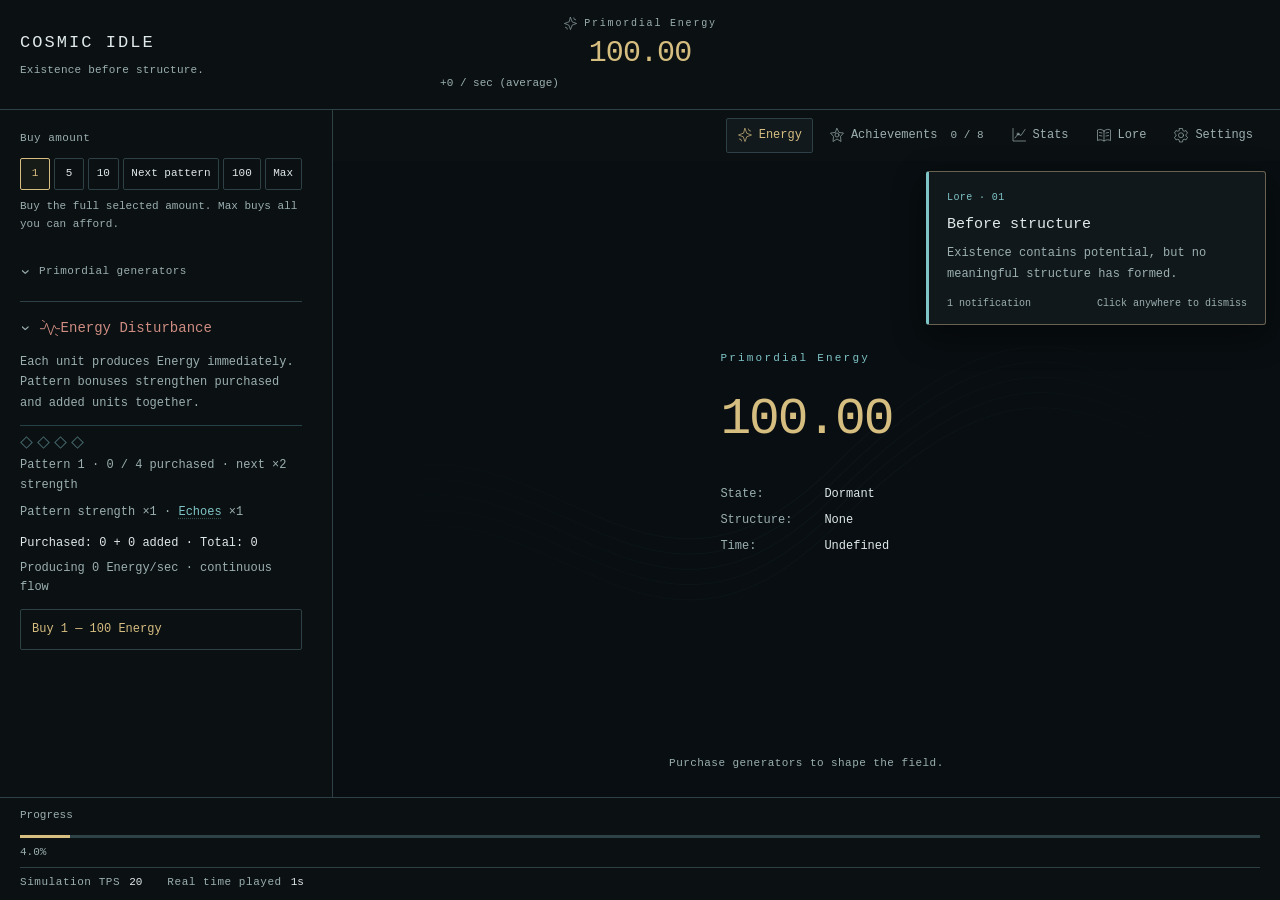
<file: docs/index.html>
<!DOCTYPE html>
<html lang="en">
<head>
  <meta charset="UTF-8" />
  <meta name="viewport" content="width=device-width, initial-scale=1.0" />
  <title>Cosmic Idle — Energy</title>
  <link rel="stylesheet" href="css/main.css?v=12ccf26ed31f" />
</head>
<body>
  <main class="game-shell">
    <header class="topbar">
      <div>
        <h1>Cosmic Idle</h1>
        <div id="generator-layer-switch" class="generator-layer-switch" role="group" aria-label="Generator layer" hidden><button id="layer-primordial" aria-pressed="true">Primordial</button><button id="layer-symmetry" aria-pressed="false">Symmetry</button></div>
        <p class="subtitle">Existence before structure.</p>
      </div>
    <section class="status-grid header-energy">
      <article class="stat-card">
        <span class="label">Primordial Energy</span>
        <strong id="energy-display">0</strong>
        <span id="energy-rate" class="muted">+0 / sec</span>
        
        <span id="fluct-display" class="muted" hidden></span>
        <span id="generator-focus-status" class="muted" hidden></span>
        <div id="quanta-header" class="header-quanta" hidden><span>Unspent Quanta <strong id="quanta-balance">0</strong></span><span><button class="info-term" data-tip="quantaBonus">Energy bonus</button> <strong id="quanta-bonus">×1 all Energy</strong></span></div>
      </article>
    </section>
    </header>

    <section id="save-recovery-warning" class="save-recovery-warning" role="alert" hidden><strong>Your stored save is protected.</strong><span id="save-warning-text"></span><button id="open-save-recovery">Open save recovery</button></section>

    <div class="game-layout">
    <aside class="control-panel" aria-label="Energy controls">
    <div class="buy-amounts" role="group" aria-label="Purchase quantity">
      <span class="label">Buy amount</span>
      <div><button data-buy-amount="1" aria-pressed="true">1</button><button data-buy-amount="5" aria-pressed="false">5</button><button data-buy-amount="10" aria-pressed="false">10</button><button data-buy-amount="pattern" aria-pressed="false">Next pattern</button><button data-buy-amount="100" aria-pressed="false">100</button><button data-buy-amount="max" aria-pressed="false">Max</button></div>
      <p>Buy the full selected amount. Max buys all you can afford.</p>
    </div>
    <div id="primordial-controls">
    <section id="stabilization-panel" class="stabilization-panel" hidden aria-labelledby="stabilization-heading">
      <div class="stabilization-heading"><h2 id="stabilization-heading">Stabilize the Field</h2><strong id="stabilization-level">0 / 4</strong></div>
      <p id="stabilization-next" class="muted"></p>
      <div class="stabilization-track" role="progressbar" aria-label="Stabilization requirements" aria-valuemin="0" aria-valuemax="100" aria-valuenow="0"><span id="stabilization-fill"></span></div>
      <button id="open-stabilization" disabled>Stabilize the Field</button>
      <details class="stabilization-details"><summary>Requirements &amp; rewards</summary><p id="stabilization-reward"></p><p id="stabilization-goal" class="muted"></p><p id="stabilization-recovery" class="muted" hidden></p><p id="economy-migration" class="muted" hidden>Resonance patterns are now active. Your earned progress and unlocked stages were retained.</p></details>
    </section>
    
    <section id="generators-panel" class="panel" data-category="generators" hidden>
      <h2><button class="category-toggle" data-category-toggle="generators" aria-expanded="true">Primordial generators</button></h2>
      <p id="generator-empty" class="muted">Create Energy to discover generators.</p>
      <div id="generator-list" class="card-list"></div>
    </section>

    </div>
    <div id="symmetry-controls" hidden>
      <section class="symmetry-overview"><span class="label">The emerging laws</span><div class="symmetry-overview-heading"><strong id="symmetry-total">0.000%</strong><button id="break-symmetry" class="break-symmetry-action" aria-describedby="break-symmetry-reward" hidden disabled>Break Symmetry</button></div><span id="symmetry-energy-bonus">×1 Energy</span><span id="symmetry-production">0% / game second</span><span id="symmetry-starting" hidden></span></section>
      <p id="symmetry-locked-note" class="muted">Unlock Symmetry in the Condense tree for 10,000 Quanta.</p>
      <section class="panel symmetry-generator-panel"><h2>Symmetry generators</h2>
        <article class="generator-card symmetry-generator"><h3><span class="alignment-symbol" aria-hidden="true">◈</span> <span id="alignment-dev-label" hidden>SGen1 · </span>Field Alignment</h3><p>Bring the fields into alignment. Each level contributes to Symmetry, with diminishing returns from alignment capacity and shared field resistance. Symmetry cannot exceed 100%.</p><div class="generator-meta"><strong id="field-alignment-owned">Purchased: 0</strong><span id="field-alignment-output"></span><span id="field-alignment-scaling" class="muted" hidden></span><button id="buy-field-alignment">Buy 1 — 1e1000 Energy</button></div></article>
      </section>
      <section id="unified-interaction" class="panel" hidden><h2>Unified Interaction</h2><p class="muted">Permanent Energy purchases · retained through Condense.</p><div id="unified-upgrades"></div></section>
      <details class="symmetry-milestones"><summary>Symmetry milestones</summary><ol id="symmetry-milestones"></ol></details>
      <section id="symmetry-breaking" class="symmetry-future" hidden><span class="label">Beyond alignment</span><h3>Break Symmetry</h3><p id="break-symmetry-reward"></p><p class="muted">Resets Field Alignment and Unified Interaction purchases, and returns Symmetry to your starting amount. Keeps Energy, Primordial progress and permanent discoveries.</p><button id="view-asymmetry">Asymmetry upgrades</button></section>
      <p id="symmetry-reset-note" class="muted"></p>
    </div>
    </aside>
    <section class="view-area" aria-label="Game views">
      <section id="active-challenge-banner" class="active-challenge-banner" aria-label="Active challenge" hidden><div><strong id="active-challenge-name"></strong><p id="active-challenge-progress"></p></div><div><button id="active-challenge-view">View rules</button><button id="active-challenge-complete">Complete challenge</button><button id="active-challenge-exit">Exit challenge</button></div></section>
      <div class="view-tabs" role="tablist" aria-label="Game views">
        <button id="energy-tab" role="tab" aria-selected="true" aria-controls="energy-view" tabindex="0">Energy</button>
        <button id="prestige-tab" hidden role="tab" aria-selected="false" aria-controls="prestige-view" tabindex="-1">Condense</button>
        <button id="achievements-tab" role="tab" aria-selected="false" aria-controls="achievements-view" tabindex="-1">Achievements <span id="achievement-count">0 / 2</span></button>
        <button id="stats-tab" role="tab" aria-selected="false" aria-controls="stats-view" tabindex="-1">Stats</button>
        <button id="lore-tab" role="tab" aria-selected="false" aria-controls="lore-view" tabindex="-1">Lore</button>
        <button id="challenges-tab" hidden role="tab" aria-selected="false" aria-controls="challenges-view" tabindex="-1">Challenges</button>
        <button id="automation-tab" hidden role="tab" aria-selected="false" aria-controls="automation-view" tabindex="-1">Automation</button>
        <button id="asymmetry-tab" hidden role="tab" aria-selected="false" aria-controls="asymmetry-view" tabindex="-1">Asymmetry</button>
        <button id="settings-tab" role="tab" aria-selected="false" aria-controls="settings-view" tabindex="-1">Settings</button>
      </div>
      <div id="energy-view" role="tabpanel" aria-labelledby="energy-tab">
        <section id="resonance-overview" class="resonance-overview" aria-label="Resonance resources" hidden>
          <div class="quantum-resource"><span class="label"><button class="info-term" data-tip="quantumResonance">Quantum Resonance</button></span><strong id="quantum-resonance-display">0</strong><span id="quantum-resonance-timer" class="muted"></span><span id="quantum-resonance-softcap" class="muted" hidden><button class="info-term" data-tip="quantumSoftcap">Fluct effect soft-capped</button></span><span id="resonance-fluct-growth" class="muted"></span></div>
          <div class="energy-resource"><span class="label"><button class="info-term" data-tip="energyResonance">Energy Resonance</button></span><strong id="energy-resonance-display">0</strong><span id="energy-resonance-timer" class="muted"></span><span class="muted">Each adds +1 Energy Disturbance</span></div>
        </section>
    <div id="energy-field" class="energy-field" role="group" aria-label="Primordial field. Generator production appears here.">
      <svg class="potential-contours" viewBox="0 0 700 500" preserveAspectRatio="none" aria-hidden="true"><g fill="none" stroke="currentColor" stroke-width="0.6"><path d="M-40 290 C140 130 210 410 370 240 S570 170 740 235"/><path d="M-40 302 C140 142 210 422 370 252 S570 182 740 247"/><path d="M-40 314 C140 154 210 434 370 264 S570 194 740 259"/><path d="M-40 326 C140 166 210 446 370 276 S570 206 740 271"/><path d="M-40 338 C140 178 210 458 370 288 S570 218 740 283"/></g></svg>
      <div class="field-caption"><span class="label">Primordial Energy</span><strong id="center-energy">0.00</strong><div class="existence-state"><p><span>State:</span><b id="existence-state">Dormant</b></p><p><span>Structure:</span><b id="existence-structure">None</b></p><p><span>Time:</span><b>Undefined</b></p><div id="symmetry-counter" class="symmetry-counter" hidden><span><button class="info-term" data-tip="symmetry">Symmetry</button></span><strong id="symmetry-amount">0.000%</strong><small id="symmetry-type">Indistinguishable laws</small></div></div></div>
      <svg class="symmetry-mandala" viewBox="0 0 500 500" aria-hidden="true"><defs><linearGradient id="symmetry-colors" x1="0" y1="0" x2="1" y2="1"><stop stop-color="#b093e4"/><stop offset=".5" stop-color="#72d9d4"/><stop offset="1" stop-color="#ead39b"/></linearGradient></defs><g fill="none" stroke="url(#symmetry-colors)" stroke-width=".7"><circle cx="250" cy="250" r="186"/><circle cx="250" cy="250" r="134"/><path d="M250 64L411 157V343L250 436L89 343V157Z M250 116L366 317H134Z M250 384L134 183H366Z M64 250H436M250 64V436"/><ellipse cx="250" cy="250" rx="186" ry="70"/><ellipse cx="250" cy="250" rx="186" ry="70" transform="rotate(60 250 250)"/><ellipse cx="250" cy="250" rx="186" ry="70" transform="rotate(120 250 250)"/></g></svg>
      <canvas id="field-waves" aria-hidden="true"></canvas>
      <div id="energy-effects" class="energy-effects" aria-hidden="true"></div>
      <span class="field-footnote" aria-hidden="true">Purchase generators to shape the field.</span>
    </div>
      </div>
      <section id="achievements-view" class="achievements-view" role="tabpanel" aria-labelledby="achievements-tab" tabindex="0" hidden>
        <div class="achievements-heading"><span class="label">Milestones of creation</span><h2>Achievements</h2><p>Small discoveries. Permanent rewards.</p></div>
        <div class="achievement-table" role="table" aria-label="Discovered achievements">
          <div class="achievement-row achievement-columns" role="row"><span role="columnheader">Achievement</span><span role="columnheader">Requirement</span><span role="columnheader">Reward</span><span role="columnheader">Status</span></div>
          <div id="click-achievement" class="achievement-row" role="row">
            <div role="cell" class="achievement-name"><span class="achievement-emblem" aria-hidden="true">✦</span><div><span class="achievement-number">01</span><h3>First signal</h3></div></div>
            <div role="cell"><span class="mobile-cell-label">Requirement</span>Purchase <span id="achievement-required">1</span> Energy Disturbance</div>
            <div role="cell"><span class="mobile-cell-label">Reward</span><span id="achievement-reward">×1.03</span> all Energy</div>
            <div role="cell"><span class="mobile-cell-label">Status</span><strong id="achievement-status">0 / 1 generators</strong></div>
          </div>
          <div id="first-generator-achievement" class="achievement-row" role="row"><div role="cell" class="achievement-name"><span class="achievement-emblem" aria-hidden="true">✦</span><div><span class="achievement-number">02</span><h3>An emerging chorus</h3></div></div><div role="cell"><span class="mobile-cell-label">Requirement</span>Purchase 10 Primordial generators</div><div role="cell"><span class="mobile-cell-label">Reward</span>×1.05 generator production</div><div role="cell"><span class="mobile-cell-label">Status</span><strong id="first-generator-status">0 / 1 generators</strong></div></div>
          <div id="twenty-five-achievement" class="achievement-row" role="row"><div role="cell" class="achievement-name"><span class="achievement-emblem" aria-hidden="true">✦</span><div><span class="achievement-number">03</span><h3>A growing engine</h3></div></div><div role="cell"><span class="mobile-cell-label">Requirement</span>Purchase 25 Energy Disturbances</div><div role="cell"><span class="mobile-cell-label">Reward</span>×1.1 generator production</div><div role="cell"><span class="mobile-cell-label">Status</span><strong id="twenty-five-status">0 / 25 Energy Disturbances</strong></div></div>
          <div id="five-minutes-achievement" class="achievement-row" role="row"><div role="cell" class="achievement-name"><span class="achievement-emblem" aria-hidden="true">✦</span><div><span class="achievement-number">04</span><h3>A moment in the void</h3></div></div><div role="cell"><span class="mobile-cell-label">Requirement</span><span id="playtime-requirement">Reach 5 minutes</span></div><div role="cell"><span class="mobile-cell-label">Reward</span><span id="playtime-reward">×1.025 all Energy production</span><span id="playtime-next-reward" class="achievement-detail"></span></div><div role="cell"><span class="mobile-cell-label">Status</span><strong id="five-minutes-status">Tier 0 · 0s / 5 minutes</strong></div></div>
          <div id="coherent-achievement" class="achievement-row" role="row"><div role="cell" class="achievement-name"><span class="achievement-emblem" aria-hidden="true">✦</span><div><span class="achievement-number">05</span><h3>A coherent beginning</h3></div></div><div role="cell"><span class="mobile-cell-label">Requirement</span>Purchase 1 Coherent Energy</div><div role="cell"><span class="mobile-cell-label">Reward</span>×1.05 all generator production</div><div role="cell"><span class="mobile-cell-label">Status</span><strong id="coherent-achievement-status">0 / 1 Coherent Energy</strong></div></div>
          <div id="fluct-streak-achievement" class="achievement-row" role="row" hidden>
            <div role="cell" class="achievement-name"><span class="achievement-emblem" aria-hidden="true">✦</span><div><span class="achievement-number">06</span><h3 id="fluct-streak-name">Against the current</h3></div></div>
            <div role="cell"><span class="mobile-cell-label">Requirement</span><span id="fluct-streak-condition"></span></div>
            <div role="cell"><span class="mobile-cell-label">Reward</span><span id="fluct-streak-reward">Fluct favors reinforcement.</span></div>
            <div role="cell"><span class="mobile-cell-label">Status</span><strong id="fluct-streak-status"></strong><span id="fluct-streak-tiers" class="achievement-detail"></span></div>
          </div>
          <div id="condense-achievement" class="achievement-row" role="row"><div role="cell" class="achievement-name"><span class="achievement-emblem" aria-hidden="true">✦</span><div><span class="achievement-number">07</span><h3>First condensation</h3></div></div><div role="cell"><span class="mobile-cell-label">Requirement</span>Condense Energy once</div><div role="cell"><span class="mobile-cell-label">Reward</span>×1.05 all Energy production</div><div role="cell"><span class="mobile-cell-label">Status</span><strong id="condense-achievement-status">0 / 1 condensations</strong></div></div>
        </div>
      </section>
      <section id="prestige-view" class="achievements-view prestige-view" role="tabpanel" aria-labelledby="prestige-tab" tabindex="0" hidden>
        <div class="prestige-heading"><div class="achievements-heading"><h2>Condense Energy</h2></div><p id="condense-earned" class="stats-note">0 earned · 0 condensations</p></div>
        <section class="primordial-skills" aria-labelledby="skill-tree-title">
          <div class="skill-tree-heading"><h3 id="skill-tree-title">The first constellation</h3><p id="tree-view-help">Scroll vertically · Hover for details · Shift-click to buy</p><div class="tree-view-switch" role="group" aria-label="Skill tree view"><button id="respec-skills" title="Refund all skill costs and restart this run" disabled>Respec</button></div></div>
          <div class="tree-branch-nav" role="group" aria-label="Jump to a branch"><button data-tree-branch="1">Foundation</button><button data-tree-branch="2">Probability</button><button data-tree-branch="3">Rhythm</button><button data-tree-branch="4">Continuum</button><button id="perfect-branch" data-tree-branch="5" hidden>Perfect alignment</button></div>
          <div id="skill-map" class="skill-map" role="region" tabindex="0" aria-label="Skill map. Scroll to explore. Click a node to inspect its effect and cost."><div id="skill-map-world"><svg id="skill-map-links" viewBox="0 0 1350 925" aria-hidden="true"></svg><div id="symmetry-placeholder" hidden class="symmetry-placeholder" role="note"><span class="symmetry-mark">◇</span><strong>Symmetry</strong><span id="symmetry-state">Disconnected · future tree</span><button id="unlock-symmetry">Unlock · 10,000 Quanta</button><small>Discover the laws of the fields</small></div></div></div>
        </section>
        <section class="condense-panel" aria-label="Condensation preview">
          <div class="condense-summary"><span class="label">Condense now to receive</span><strong id="condense-reward">+0 Primordial Quanta</strong><p id="condense-requirement">Requires 1e50 held Energy.</p><p id="condense-next" class="muted"></p></div>
          <p id="condense-rebuild-note" class="stats-note"></p><div class="condense-actions"><button id="condense-button" disabled>Condense Energy · +0 Quanta</button><details class="condense-reset-info"><summary>What resets?</summary><div><p id="condense-reset-description"></p><p id="condense-keep-description" class="condense-keeps"></p></div></details></div>
        </section>
      </section>
      <section id="stats-view" class="achievements-view stats-view" role="tabpanel" aria-labelledby="stats-tab" tabindex="0" hidden>
        <div class="achievements-heading"><span class="label">The shape of production</span><h2>Stats</h2><p id="stats-introduction">Production bonuses.</p></div>
        <div class="stats-subtabs" role="tablist" aria-label="Statistics pages">
          <button id="stats-production-tab" role="tab" aria-selected="true" aria-controls="stats-production-panel" data-stats-page="production">Production</button>
          <button id="stats-condense-tab" role="tab" aria-selected="false" aria-controls="stats-condense-panel" tabindex="-1" data-stats-page="condense">Condense history</button>
        </div>
        <div id="stats-production-panel" role="tabpanel" aria-labelledby="stats-production-tab">
        <div class="stats-overview">
          <article><span class="label">Generator Energy / sec</span><strong id="stats-generator-total">0</strong><span class="muted">Includes current bonuses; timed payouts arrive in bursts.</span></article>
          
        </div>
        <p id="stats-clock-note" class="stats-note" hidden></p>
        
        
        <dl class="discovery-bonuses"><div id="stats-generator-discoveries-row" hidden><dt>Discovered achievements · generator Energy</dt><dd id="stats-generator-discoveries"></dd></div></dl>
        <p id="stats-empty" class="stats-note">Create Energy to discover more production sources.</p>
        <section class="production-breakdown" aria-labelledby="stats-contribution-title">
          <div class="breakdown-heading"><h3 id="stats-contribution-title">Energy / sec contributions</h3><span id="stats-contribution-total"></span></div>
          <p class="breakdown-explanation">Percentages compare each factor's logarithmic strength. Negative shares are slowdowns; absolute shares add to 100%. Expand a row for its sources.</p>
          <p id="stats-contribution-empty" class="stats-note" hidden></p>
          <div id="stats-energy-contributions" class="contribution-layout"></div>
        </section>
        
        <details id="stats-detailed" class="stats-disclosure">
          <summary>Detailed production values</summary>
        <div class="stats-sections">
          
          <section id="stats-generators-section" class="stats-section" aria-labelledby="stats-generator-title" hidden>
            <h3 id="stats-generator-title">Gen 1 · Energy Disturbance</h3><p id="stats-generator-ownership" class="stats-note"></p>
            <dl>
              <div><dt>Original base / unit / sec</dt><dd id="stats-generator-base"></dd></div>
              <div id="stats-field-base-row"><dt>Field Excitation base increase</dt><dd id="stats-generator-field"></dd></div>
              <div id="stats-purchased-base-row" hidden><dt>1-3-1 · Purchased-unit base multiplier</dt><dd id="stats-generator-purchased-base"></dd></div>
              <div class="stats-subtotal"><dt>Current base / unit / sec</dt><dd id="stats-generator-unit"></dd></div>
              <div><dt>Base output · all units / sec</dt><dd id="stats-generator-base-total"></dd></div>
              <div id="stats-generator-count-row" hidden><dt>1-3-2 · Effective count multiplier</dt><dd id="stats-generator-count"></dd></div>
              <div id="stats-generator-focus-row" hidden><dt>3-3 · Wandering rhythm</dt><dd id="stats-generator-focus"></dd></div>
              <div id="stats-growing-engine-row"><dt>A growing engine</dt><dd id="stats-growing-engine"></dd></div>
              <div id="stats-coherent-beginning-row"><dt>A coherent beginning</dt><dd id="stats-coherent-beginning"></dd></div>
              <div id="stats-generator-time-row"><dt>A moment in the void <span class="stats-time-tier muted"></span></dt><dd id="stats-generator-time"></dd></div>
              <div id="stats-generator-condense-row" hidden><dt>First condensation</dt><dd id="stats-generator-condense"></dd></div>
              <div id="stats-generator-quanta-row" hidden><dt>Unspent Primordial Quanta</dt><dd id="stats-generator-quanta"></dd></div>
              <div id="stats-generator-continuum-row" hidden><dt>4-2 · Boundless potential</dt><dd id="stats-generator-continuum"></dd></div>
              <div id="stats-generator-memory-row" hidden><dt>0-0 · Memory of condensation</dt><dd id="stats-generator-memory"></dd></div>
              <div id="stats-generator-fluct-row"><dt><button class="info-term" data-tip="fluct">Fluct</button></dt><dd id="stats-generator-fluct"></dd></div>
              <div class="stats-subtotal"><dt>Combined Energy multiplier</dt><dd id="stats-generator-bonus"></dd></div>
              <div id="stats-generator-game-row"><dt>Energy / game second</dt><dd id="stats-generator-game"></dd></div>
              <div id="stats-speed-row"><dt>Game speed</dt><dd id="stats-speed"></dd></div>
              <div class="stats-result"><dt>Average Energy / second</dt><dd id="stats-generator-result"></dd></div>
            </dl><p id="stats-generator-cadence" class="stats-note"></p>
          </section>
          <section id="stats-fluct-section" class="stats-section" aria-labelledby="stats-fluct-title" hidden>
            <h3 id="stats-fluct-title">Gen 2 · Quantum Fluctuation</h3>
            <dl>
              <div><dt>Total owned</dt><dd id="stats-fluct-owned"></dd></div>
              <div><dt>Current state</dt><dd id="stats-fluct-state"></dd></div>
              <div class="stats-result"><dt><button class="info-term" data-tip="fluctFormula">Fluct</button> · all Energy</dt><dd id="stats-fluct-current"></dd></div>
              <div><dt>Next roll</dt><dd id="stats-fluct-timer"></dd></div>
              <div id="stats-fluct-odds-row" hidden><dt>Positive / negative chance</dt><dd id="stats-fluct-odds"></dd></div>
            </dl><p id="stats-fluct-source" class="stats-note"></p><p id="stats-fluct-formula" class="stats-note" hidden></p>
          </section>
          <section id="stats-coherence-section" class="stats-section" aria-labelledby="stats-coherence-title" hidden>
            <h3 id="stats-coherence-title">Gen 3 · Coherent Energy</h3>
            <dl>
              <div><dt>Total owned</dt><dd id="stats-coherence-owned"></dd></div>
              <div><dt>Resonance production bonuses</dt><dd id="stats-coherence-bonus"></dd></div>
              <div class="stats-result"><dt><button class="info-term" data-tip="quantumResonance">Quantum Resonance</button> / cycle</dt><dd id="stats-quantum-output"></dd></div>
              <div><dt>Quantum Resonance cycle</dt><dd id="stats-quantum-interval"></dd></div>
              <div><dt>Quantum Resonance held</dt><dd id="stats-quantum-held"></dd></div>
              <div id="stats-softcap-row"><dt><button class="info-term" data-tip="quantumSoftcap">Fluct effect soft cap</button></dt><dd id="stats-quantum-softcap"></dd></div>
              <div id="stats-effective-row" hidden><dt>Effective Quantum Resonance</dt><dd id="stats-effective-quantum"></dd></div>
              <div id="stats-exponent-row" hidden><dt>Soft-cap exponent</dt><dd id="stats-quantum-exponent"></dd></div>
              <div class="stats-result"><dt><button class="info-term" data-tip="energyResonance">Energy Resonance</button> / cycle</dt><dd id="stats-resonance-output"></dd></div>
              <div><dt>Energy Resonance cycle</dt><dd id="stats-resonance-interval"></dd></div>
              <div><dt>Gen 1 units created</dt><dd id="stats-resonance-added"></dd></div>
            </dl><p class="stats-note">Generator achievements strengthen both outputs. Fractional output carries into future cycles. Each Energy Resonance adds one Gen 1 unit.</p>
          </section>
          <section id="stats-field-section" class="stats-section" aria-labelledby="stats-field-title" hidden>
            <h3 id="stats-field-title">Gen 4 · Field Excitation</h3>
            <dl>
              <div><dt>Total owned</dt><dd id="stats-field-owned"></dd></div>
              <div><dt>Base increase / cycle · all units</dt><dd id="stats-field-base"></dd></div>
              <div><dt>Generator achievement bonus</dt><dd id="stats-field-bonus"></dd></div>
              <div id="stats-field-purchased-row" hidden><dt>4-3-3 · Purchased Field Excitations</dt><dd id="stats-field-purchased"></dd></div>
              <div class="stats-result"><dt>Gen 1 base increase / cycle</dt><dd id="stats-field-output"></dd></div>
              <div><dt>Cycle duration</dt><dd id="stats-field-interval"></dd></div>
              <div><dt>Accumulated Gen 1 base increase</dt><dd id="stats-field-accumulated"></dd></div>
            </dl><p class="stats-note">The accumulated increase is already included in Gen 1's base rate above. Energy bonuses then multiply its Energy payouts.</p>
          </section>
          <section id="stats-dynamics-section" class="stats-section" hidden>
            <h3>Field dynamics · Gen 5–7</h3><dl>
              <div><dt>Oscillation cycle</dt><dd id="stats-oscillation-phase"></dd></div>
              <div class="stats-result"><dt>Current all-Energy multiplier</dt><dd id="stats-oscillation-current"></dd></div>
              <div><dt>Peak all-Energy multiplier</dt><dd id="stats-oscillation-peak"></dd></div>
              <div><dt>Gen 6 · peak reinforcement</dt><dd id="stats-field-resonance"></dd></div>
              <div><dt>Gen 7 · Disturb coupling</dt><dd id="stats-field-coupling"></dd></div>
            </dl><p class="stats-note">Coupled Gen 4 units strengthen future base-rate increases. Their accumulated effect is included in Field Excitation above.</p>
          </section>
        </div>
        </details>
        </div>
        <div id="stats-condense-panel" role="tabpanel" aria-labelledby="stats-condense-tab" hidden>
          <div class="stats-overview">
            <article><span class="label">Current run · real duration</span><strong id="stats-run-real-duration">0s</strong><span id="stats-run-reward" class="muted">+0 Quanta if condensed now</span></article>
            <article><span class="label">Current Quanta / real minute</span><strong id="stats-run-quanta-minute">0</strong><span id="stats-run-quanta-hour" class="muted">0 Quanta / real hour</span></article>
          </div>
          <p id="stats-run-partial" class="stats-note" hidden>This run began before real-run tracking was added. Its duration and rates cover only the tracked portion. The next fresh run will be fully tracked.</p>
          <div class="breakdown-heading"><h3>Last 10 Condenses</h3><span id="stats-condense-record-count">0 recorded</span></div>
          <p class="stats-note">Newest first. All Quanta rates use real elapsed time.</p>
          <p id="stats-condense-empty" class="stats-note">No recorded Condenses yet. Completed runs will appear here; older saves have no retrospective history.</p>
          <div id="stats-condense-table-wrap" class="condense-history-scroll" tabindex="0" role="region" aria-label="Recent Condense runs" hidden>
            <table class="condense-history-table"><thead><tr><th scope="col">Condense</th><th scope="col">Real duration</th><th scope="col">Quanta gained</th><th scope="col">Quanta / min</th><th scope="col">Quanta / hour</th></tr></thead><tbody id="stats-condense-rows"></tbody></table>
          </div>
          <p id="stats-condense-partial-note" class="stats-note" hidden>Partial records show only time tracked after this update. Their rates describe that tracked interval, rather than the entire run. A dash means a positive reward had no measurable real duration.</p>
        </div>
      </section>
      <section id="lore-view" class="achievements-view lore-view" role="tabpanel" aria-labelledby="lore-tab" tabindex="0" hidden>
        <div class="achievements-heading"><span class="label">An unfolding existence</span><h2>Lore</h2><p>Fragments discovered along the way.</p></div><div id="lore-entries"></div>
      </section>
      <section id="challenges-view" class="achievements-view challenges-view" role="tabpanel" aria-labelledby="challenges-tab" tabindex="0" hidden>
        <div class="achievements-heading"><span class="label">Patterns becoming purpose</span><h2>Challenge runs</h2><p>Reach an Energy goal under altered rules. Ten levels per challenge. Permanent automation rewards.</p></div>
        <div class="challenge-layout"><nav id="challenge-tracks" aria-label="Automation challenges"></nav><article id="challenge-detail" class="challenge-detail"></article></div>
      </section>
      <section id="automation-view" class="achievements-view automation-view" role="tabpanel" aria-labelledby="automation-tab" tabindex="0" hidden>
        <div class="achievements-heading"><span class="label">Let the field sustain itself</span><h2 id="automation-heading">Automation</h2><p>Configure generator buyers, Stabilization and Condensing.</p></div>
        <section class="automation-settings" aria-labelledby="automation-heading">
          <p class="settings-note">Basic buyers and Auto-Stabilize unlock after Condense. Unlock advanced buyers in the skill tree. Basic buyers attempt the next pattern; advanced buyers purchase Max. Timers use real seconds, including time out of focus. Failed attempts are not saved up. Condense has priority, then Stabilize, then buyers act in generator order. Auto-Stabilize starts off and uses the average interval of all other unlocked buyers, whether enabled or disabled.</p>
          <div class="automation-actions"><button id="automation-all-on">Enable all unlocked</button><button id="automation-all-off">Disable all</button><button id="automation-challenges">View challenges</button></div>
          <div id="automation-settings-list" class="settings-list"></div>
          <form id="auto-condense-target-form" class="auto-condense-target" novalidate>
            <label for="auto-condense-target">Auto-Condense minimum reward <span class="muted">(Primordial Quanta)</span></label>
            <div><input id="auto-condense-target" type="text" inputmode="decimal" value="1" autocomplete="off" spellcheck="false" aria-describedby="auto-condense-target-help auto-condense-target-status"><button id="auto-condense-target-apply" type="submit">Apply target</button></div>
            <p id="auto-condense-target-help" class="settings-note">Enter a whole number of 1 or more. Scientific notation is supported, for example 1e3. Auto-Condense pauses while you edit this field.</p>
            <p id="auto-condense-target-status" class="settings-note" role="status" aria-live="polite"></p>
            <p id="auto-condense-target-progress" class="settings-note"></p>
          </form>
          <p id="auto-condense-explanation" class="settings-note">Auto-Condense waits until the available reward meets your Quanta target, then claims the full reward on its next attempt. The normal 1e50 Energy minimum still applies. Automatic Condenses skip the cinematic. Basic buyers start enabled when unlocked; other toggles keep your saved choice.</p>
        </section>
      </section>
      <section id="asymmetry-view" class="achievements-view asymmetry-view" role="tabpanel" aria-labelledby="asymmetry-tab" tabindex="0" hidden><div class="achievements-heading"><span class="label">Difference becomes possibility</span><h2>Asymmetry</h2><p>A permanent currency born when aligned fields separate.</p></div><div class="asymmetry-balances"><strong id="asymmetry-balance">0</strong><span id="asymmetry-history"></span></div><p class="settings-note">These upgrades survive Condense, Stabilization and Break Symmetry.</p><div id="asymmetry-upgrades" class="asymmetry-upgrades"></div></section>
      <section id="settings-view" class="achievements-view" role="tabpanel" aria-labelledby="settings-tab" tabindex="0" hidden>
        <div class="achievements-heading"><span class="label">Your experience</span><h2>Settings</h2></div>
        <div class="settings-save-actions" role="group" aria-label="Save data">
          <button id="save-button">Save</button>
          <button id="export-button">Export</button>
          <button id="import-button">Import</button>
          <button id="reset-button" class="danger">Hard Reset</button>
        </div>
        <p id="save-status" class="settings-note" role="status">Autosave enabled.</p>
        <div class="save-recovery-controls"><button id="export-stored-button">Export protected stored save</button><label>Recovery backup<select id="save-backup-select" aria-label="Recovery backup"></select></label><button id="restore-backup-button">Restore selected backup</button><p class="settings-note">Imports and recovery keep the previous data as a backup. A failed load pauses autosaving instead of replacing your progress.</p></div>
        <section id="confirmation-settings" aria-labelledby="confirmation-settings-title" hidden>
          <h3 id="confirmation-settings-title">Confirmations</h3>
          <div class="settings-list">
            <label><span>Stabilize</span><input id="setting-confirmStabilize" type="checkbox"></label>
            <label><span>Condense Energy</span><input id="setting-confirmCondense" type="checkbox"></label>
            <label><span>Break Symmetry</span><input id="setting-confirmBreak" type="checkbox"></label>
          </div>
          <p class="settings-note">Ask before performing each action. When disabled, it happens immediately. Automation skips confirmations.</p>
        </section>
        <div class="settings-list">
          <label><span>Sound direction</span><select id="setting-audioTheme"><option value="0">Eventide · original</option><option value="1">Celestial score</option><option value="2">Glass observatory · new</option><option value="3">Redshift · new</option></select></label>
          <label><span>Visual direction</span><select id="setting-visualTheme"><option value="0">Deep Signal · original</option><option value="1">Spectral lattice · new</option></select></label>
          <label><span>Reset animations</span><input id="setting-resetVisuals" type="checkbox"></label>
          <p class="settings-note">Sound and visual directions can be mixed. Both preserve the original Condense music and cinematic.</p>
          <div class="audio-preview-actions"><button id="preview-direction">Preview selected sound</button><button id="stop-direction-preview" hidden>Stop preview</button><a href="gallery.html" target="_blank" rel="noopener">Animation &amp; sound gallery ↗</a></div><p id="direction-preview-status" class="settings-note" role="status">Compare the same short event sequence in each sound direction.</p>
          <label><span>Sound</span><input id="setting-sound" type="checkbox"></label>
          <label><span>Mute sounds while unfocused</span><input id="setting-muteUnfocused" type="checkbox"></label>
          
          
          
          <label><span>Skill purchase sounds</span><input id="setting-perkSound" type="checkbox"></label>
          <label><span>Skill purchase visuals</span><input id="setting-perkVisuals" type="checkbox"></label>
          <label><span>Generator sounds</span><input id="setting-generatorSound" type="checkbox"></label>
          <label><span>Quantum Fluctuation sounds</span><input id="setting-fluctuationSound" type="checkbox"></label>
          <label><span>Coherent Energy sounds</span><input id="setting-coherentSound" type="checkbox"></label>
          <label><span>Field sounds</span><input id="setting-fieldSound" type="checkbox"></label>
          <label><span>Condense music</span><input id="setting-condenseSound" type="checkbox"></label>
          <label><span>Condense cinematic</span><input id="setting-condenseVisuals" type="checkbox"></label>
          <label><span>Volume</span><input id="setting-volume" type="range" min="0" max="1" step="0.01" aria-label="Volume"></label>
          <label><span>Visual feedback</span><select id="setting-visuals"><option value="0">None — sound only</option><option value="1">Faint abstract glow</option><option value="2">Classic sparks</option></select></label>
          <details class="animation-settings"><summary>Individual animations</summary><p>Choose which effects play. Sound is controlled separately.</p><label><span>All animations</span><input id="animation-all" type="checkbox"></label><div id="animation-options"></div></details>
          <label><span>Automatically dismiss lore and notifications after 6 seconds</span><input id="setting-autoDismiss" type="checkbox"></label>
        </div>
        <p class="settings-note">Popups wait for a click by default. Generator hotkeys: 1–9 and 0 buy generators in the selected Primordial or Symmetry layer, when available. Uses the selected buy amount in the Energy tab. Sounds begin after your first interaction. Settings are saved with your progress.</p><div class="sound-previews"><button id="preview-perk-sound">Preview skill purchase</button></div><p id="music-stage" class="settings-note"></p><p id="audio-status" class="settings-note" role="status"></p>
      </section>
    </section>
    </div>
    <section class="milestone" aria-label="Next major milestone">
      <div class="milestone-heading"><span id="milestone-title">Progress</span><span id="milestone-value"></span><div id="milestone-condense-summary" class="milestone-condense-summary" hidden><span id="milestone-quanta-rate" title="Quanta available if you Condense now, divided by this run's real elapsed minutes.">0 Quanta/min</span><button id="milestone-condense" hidden>Condense Energy</button></div></div>
      <div id="milestone-bar" class="milestone-track" role="progressbar" aria-label="Progress" aria-valuemin="0" aria-valuemax="100" aria-valuenow="0"><div id="milestone-fill"></div></div>
      <span id="milestone-caption" class="muted"></span>
    <section class="simulation-strip">
      <h2>Simulation</h2>
      <div class="sim-grid">
        <div><span class="label">Simulation TPS</span><strong id="tps-display">20</strong></div>
        <div id="game-speed-stat" hidden><span class="label">Game Speed</span><strong id="game-speed-display">1×</strong></div>
        <div><span class="label">Real time played</span><strong id="real-time-display">0s</strong></div>
        <div id="game-time-stat" hidden><span class="label">Game time experienced</span><strong id="game-time-display">0s</strong></div>
      </div>
    </section>
    </section>
  </main>
  <section id="skill-detail" class="skill-detail" role="dialog" aria-labelledby="skill-detail-name" aria-describedby="skill-detail-description" hidden><button id="close-skill-detail" aria-label="Close skill details">×</button><div><span id="skill-detail-id" class="label">1-1 · Foundation</span><h4 id="skill-detail-name">Focused production</h4><p id="skill-detail-description"></p><p id="skill-detail-cost" class="stats-note"></p></div><button id="buy-skill">Unlock · 1 Quanta</button><p id="skill-purchase-status" role="status" aria-live="polite"></p></section>

  <dialog id="challenge-dialog" aria-labelledby="challenge-confirm-title" aria-describedby="challenge-confirm-description"><span class="label">Alter the primordial field</span><h2 id="challenge-confirm-title"></h2><p id="challenge-confirm-description"></p><div class="respec-choices"><button id="challenge-cancel">Keep this run</button><button id="challenge-confirm">Restart run</button></div></dialog>
  <dialog id="respec-dialog" aria-labelledby="respec-title" aria-describedby="respec-description"><span class="label">Reform the constellation</span><h2 id="respec-title">Respec skills?</h2><strong id="respec-refund"></strong><p id="respec-description"></p><div class="respec-choices"><button id="cancel-respec">Keep my skills</button><button id="confirm-respec">Respec · restart run</button></div></dialog>
  <dialog id="stabilization-dialog" aria-labelledby="stabilization-dialog-title"><span class="label">Release the Energy · retain the pattern</span><h2 id="stabilization-dialog-title">Stabilize the Field?</h2><p id="stabilization-dialog-reward"></p><p>Restart Energy, generators and Resonance in a stronger field.</p><p id="stabilization-keeps"></p><div class="respec-choices"><button id="cancel-stabilization">Keep building</button><button id="confirm-stabilization">Stabilize</button></div></dialog>
  <dialog id="condense-confirm-dialog" aria-labelledby="condense-confirm-title" aria-describedby="condense-confirm-reward condense-confirm-reset condense-confirm-keep"><h2 id="condense-confirm-title">Condense Energy?</h2><p id="condense-confirm-reward"></p><p id="condense-confirm-reset"></p><p id="condense-confirm-keep"></p><div class="respec-choices"><button id="cancel-condense">Keep building</button><button id="confirm-condense">Condense Energy</button></div></dialog>
  <p id="pattern-announcement" class="sr-only" role="status" aria-live="polite"></p>
  <dialog id="break-dialog" aria-labelledby="break-dialog-title"><h2 id="break-dialog-title">Break Symmetry?</h2><p id="break-dialog-reward"></p><p>Resets Field Alignment and every Unified Interaction purchase. Symmetry returns to your starting amount. Keeps Energy, Primordial generators, Quanta, skills, achievements, lore, playtime, Asymmetry and its upgrades.</p><div class="dialog-actions"><button id="cancel-break">Keep aligning</button><button id="confirm-break">Break Symmetry</button></div></dialog>
  <div id="reset-presentation" hidden aria-hidden="true"><div class="reset-geometry"></div><div class="reset-blackout"></div><p class="reset-caption"></p></div>
  <div id="discovery-flair" aria-hidden="true" hidden></div>
  <aside id="achievement-notice" class="achievement-notice" role="button" tabindex="0" aria-label="Dismiss notification" hidden>
    <div role="status" aria-live="polite" aria-atomic="true"><span id="achievement-notice-kind" class="label">Achievement unlocked</span><h2 id="achievement-notice-title"></h2><p id="achievement-notice-reward"></p></div>
    <div class="achievement-notice-actions"><span id="achievement-notice-count"></span><span>Click anywhere to dismiss</span></div>
  </aside>
  <dialog id="offline-dialog" aria-labelledby="offline-title" aria-describedby="offline-description">
    <span class="label">While you were away</span><h2 id="offline-title">Offline progress</h2>
    <p id="offline-description"></p><progress id="offline-progress" max="1" value="0" aria-label="Offline time processed"></progress>
    <p id="offline-status" role="status" aria-live="polite"></p><p id="offline-summary"></p>
    <p id="offline-accuracy" class="settings-note">Accurate uses normal simulation rules. Fast checks purchases and timed production less often, so results can differ. Skipping keeps processed progress and discards the remaining time.</p>
    <div class="offline-actions"><button id="offline-accurate">Simulate accurately</button><button id="offline-fast">Fast · less accurate</button><button id="offline-skip">Skip offline time</button><button id="offline-continue" hidden>Continue</button></div>
  </dialog>
  <dialog id="condense-dialog" aria-labelledby="condense-cinematic-title" aria-describedby="condense-cinematic-reward"><canvas id="condense-canvas" aria-hidden="true"></canvas><div class="condense-cinematic-caption"><span class="label">The field remembers</span><h2 id="condense-cinematic-title">Condensing Energy</h2><p id="condense-cinematic-reward"></p></div><button id="skip-condense">Skip cinematic</button></dialog>

  <!-- Break Infinity: large-number library -->
  <script src="js/numbers/break_infinity.min.js?v=e5052a9b24a3"></script>

  <!-- Load order matters because this version works directly from file:// -->
  <script src="js/core/namespace.js?v=2be15fd41d03"></script>
  <script src="js/core/config.js?v=2c65144f6e74"></script>
  <script src="js/numbers/decimal.js?v=072eb6e5da4d"></script>
  <script src="js/core/state.js?v=b1f51742d4e7"></script>
  <script src="js/core/automation.js?v=3b47fe768054"></script>
  <script src="js/core/symmetry.js?v=3c253180f096"></script>
  <script src="js/time/gameTime.js?v=a3b9af0ff87e"></script>
  <script src="js/core/modifiers.js?v=368e702616dc"></script>
  <script src="js/core/playtime.js?v=e3322b01d6fb"></script>
  <script src="js/core/progression.js?v=521954f59585"></script>
  <script src="js/core/prestige.js?v=d0edb4ae7a61"></script>
  <script src="js/layers/energy/energy.js?v=1841461d6a4f"></script>
  <script src="js/layers/energy/coherence.js?v=be5e46fdf999"></script>
  <script src="js/layers/energy/fieldExcitation.js?v=abb01bc2d45d"></script>
  <script src="js/layers/energy/fieldDynamics.js?v=76632361444f"></script>
  <script src="js/core/structure.js?v=4762d080104f"></script>
  <script src="js/core/flow.js?v=d1f1f20dbab7"></script>
  <script src="js/core/productionStats.js?v=9cdac373e95e"></script>
  <script src="js/save/saveManager.js?v=fe131b3a95ce"></script>
  <script src="js/ui/format.js?v=7deb167be06e"></script>
  <script src="js/ui/icons.js?v=dba1c53e8fa3"></script>
  <script src="js/ui/experience.js?v=cf2e243ffe70"></script>
  <script src="js/ui/perkFX.js?v=f9d0cee3875c"></script>
  <script src="js/ui/condenseFX.js?v=a3923dd5d810"></script>
  <script src="js/ui/breakFX.js?v=c1d28e489191"></script>
  <script src="js/ui/tooltips.js?v=45c8a56323d6"></script>
  <script src="js/ui/fieldWaves.js?v=4245ba353309"></script>
  <script src="js/ui/stats.js?v=914dfd00bf46"></script>
  <script src="js/ui/achievements.js?v=17c5f1700e67"></script>
  <script src="js/ui/prestige.js?v=6fc858e03fa6"></script>
  <script src="js/ui/discovery.js?v=42b568b8f748"></script>
  <script src="js/ui/treeMap.js?v=63e38f61743f"></script>
  <script src="js/ui/automation.js?v=07c4d24a8ad4"></script>
  <script src="js/ui/symmetry.js?v=cd82d2511325"></script>
  <script src="js/ui/render.js?v=4bdcbb4f2056"></script>
  <script src="js/ui/structure.js?v=3e8abc20a95e"></script>
  <script src="js/core/gameLoop.js?v=4522cc2858ab"></script>
  <script src="js/core/offline.js?v=a51364542072"></script>
  <script src="js/ui/asymmetry.js?v=663c06908e23"></script>
  <script src="js/ui/presentation.js?v=8a81bd4c94ef"></script>
  <script src="js/ui/audioDirections.js?v=9a340ce5aa93"></script>
  <script src="js/main.js?v=e46e63cb9fc1"></script>
</body>
</html>
</file>
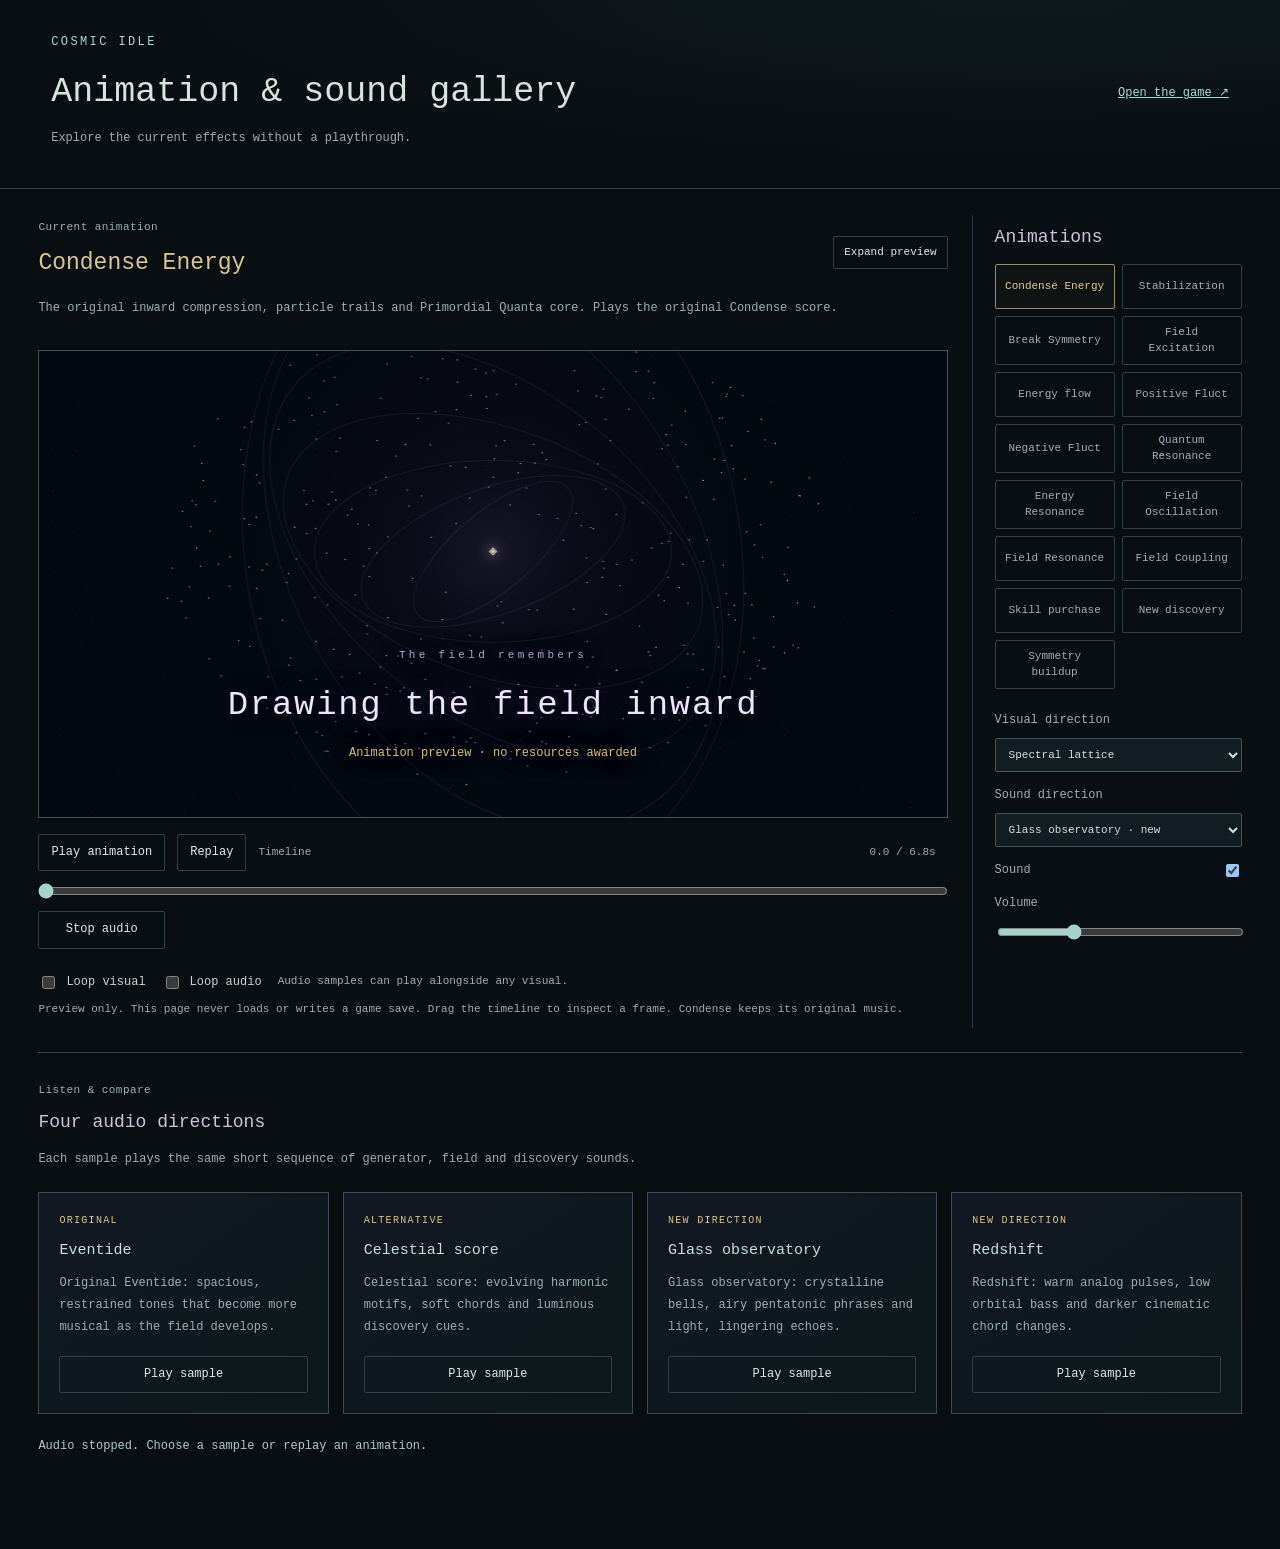
<file: docs/gallery.html>
<!doctype html>
<html lang="en"><head><meta charset="utf-8"><meta name="viewport" content="width=device-width,initial-scale=1"><meta name="description" content="Preview Cosmic Idle animations and compare four audio directions without a game save."><title>Cosmic Idle · Animation & sound gallery</title><link rel="stylesheet" href="css/main.css?v=12ccf26ed31f"><link rel="stylesheet" href="css/gallery.css?v=cb9f72d0fbc6"></head>
<body class="gallery presentation-spectral">
 <header class="gallery-header"><div><a class="gallery-brand" href="index.html">Cosmic Idle</a><h1>Animation &amp; sound gallery</h1><p>Explore the current effects without a playthrough.</p></div><a class="gallery-game-link" href="index.html">Open the game ↗</a></header>
 <main class="gallery-layout">
  <section class="gallery-workbench" aria-label="Animation preview">
   <div class="gallery-stage-heading"><div><span class="label">Current animation</span><h2 id="gallery-effect-title">Condense Energy</h2></div><button id="gallery-fullscreen">Expand preview</button></div>
   <p id="gallery-effect-description" class="gallery-description"></p>
   <div id="preview-stage" class="gallery-stage">
    <div id="energy-view"><div id="energy-field" class="energy-field" role="img" aria-label="Animation preview field">
     <svg class="potential-contours" viewBox="0 0 700 500" preserveAspectRatio="none" aria-hidden="true"><g fill="none" stroke="currentColor" stroke-width="0.6"><path d="M-40 290 C140 130 210 410 370 240 S570 170 740 235"/><path d="M-40 302 C140 142 210 422 370 252 S570 182 740 247"/><path d="M-40 314 C140 154 210 434 370 264 S570 194 740 259"/><path d="M-40 326 C140 166 210 446 370 276 S570 206 740 271"/><path d="M-40 338 C140 178 210 458 370 288 S570 218 740 283"/></g></svg>
     <div class="field-caption"><span class="label">Primordial Energy</span><strong>1e1000</strong><div class="existence-state"><p><span>State:</span><b>Excited</b></p><p><span>Structure:</span><b>Fields</b></p><p><span>Time:</span><b>Undefined</b></p><div class="symmetry-counter"><span>Symmetry</span><strong id="gallery-symmetry">60.000%</strong><small id="gallery-symmetry-type">Unified interaction</small></div></div></div>
     <svg class="symmetry-mandala" viewBox="0 0 500 500" aria-hidden="true"><defs><linearGradient id="symmetry-colors" x1="0" y1="0" x2="1" y2="1"><stop stop-color="#b093e4"/><stop offset=".5" stop-color="#72d9d4"/><stop offset="1" stop-color="#ead39b"/></linearGradient></defs><g fill="none" stroke="url(#symmetry-colors)" stroke-width=".7"><circle cx="250" cy="250" r="186"/><circle cx="250" cy="250" r="134"/><path d="M250 64L411 157V343L250 436L89 343V157Z M250 116L366 317H134Z M250 384L134 183H366Z M64 250H436M250 64V436"/><ellipse cx="250" cy="250" rx="186" ry="70"/><ellipse cx="250" cy="250" rx="186" ry="70" transform="rotate(60 250 250)"/><ellipse cx="250" cy="250" rx="186" ry="70" transform="rotate(120 250 250)"/></g></svg>
     <canvas id="field-waves" aria-hidden="true"></canvas><div id="energy-effects" class="energy-effects" aria-hidden="true"></div>
     <button id="gallery-perk" class="gallery-perk" hidden><span aria-hidden="true">◇</span>Clear harmonics<small>Skill purchase preview</small></button>
    </div></div>
    <div id="condense-preview"><canvas id="condense-canvas" aria-hidden="true"></canvas><div class="condense-cinematic-caption"><span class="label">The field remembers</span><h2 id="condense-cinematic-title">Drawing the field inward</h2><p id="condense-cinematic-reward">Animation preview · no resources awarded</p></div></div>
    <div id="reset-presentation" hidden aria-hidden="true"><div class="reset-geometry"></div><div class="reset-blackout"></div><p class="reset-caption"></p></div>
    <div id="discovery-flair" hidden aria-hidden="true">New possibility · Unified Interaction</div>
   </div>
   <div class="gallery-transport"><button id="gallery-play">Play animation</button><button id="gallery-replay">Replay</button><label class="gallery-timeline-label" for="gallery-timeline">Timeline <output id="gallery-time">0.0 / 6.8s</output></label><input id="gallery-timeline" type="range" min="0" max="6.8" step=".01" value="0"><button id="gallery-stop-audio">Stop audio</button></div>
   <div class="gallery-loop-controls"><label><input id="gallery-loop-visual" type="checkbox">Loop visual</label><label><input id="gallery-loop-audio" type="checkbox">Loop audio</label><span>Audio samples can play alongside any visual.</span></div>
   <p class="gallery-note">Preview only. This page never loads or writes a game save. Drag the timeline to inspect a frame. Condense keeps its original music.</p>
  </section>
  <aside class="gallery-library"><h2>Animations</h2><div id="gallery-effects" class="gallery-effects" role="group" aria-label="Choose an animation"></div>
   <div class="gallery-options"><label>Visual direction<select id="gallery-visual"><option value="0">Deep Signal · original</option><option value="1" selected>Spectral lattice</option></select></label><label>Sound direction<select id="gallery-audio"><option value="0">Eventide · original</option><option value="1">Celestial score</option><option value="2" selected>Glass observatory · new</option><option value="3">Redshift · new</option></select></label><label class="gallery-sound-toggle">Sound<input id="gallery-sound" type="checkbox" checked></label><label>Volume<input id="gallery-volume" type="range" min="0" max="1" step=".01" value=".3"></label></div>
  </aside>
  <section class="gallery-audio-library" aria-labelledby="gallery-audio-heading"><div><span class="label">Listen &amp; compare</span><h2 id="gallery-audio-heading">Four audio directions</h2><p>Each sample plays the same short sequence of generator, field and discovery sounds.</p></div><div id="gallery-audio-cards" class="gallery-audio-cards"></div><p id="gallery-status" role="status">Choose an animation or play an audio sample. Nothing plays automatically.</p><p id="audio-status" role="status"></p></section>
 </main>
 <script src="js/numbers/break_infinity.min.js?v=e5052a9b24a3"></script>
 <script src="js/core/namespace.js?v=2be15fd41d03"></script>
 <script src="js/core/config.js?v=2c65144f6e74"></script>
 <script src="js/numbers/decimal.js?v=072eb6e5da4d"></script>
 <script src="js/core/state.js?v=b1f51742d4e7"></script>
 <script src="js/core/automation.js?v=3b47fe768054"></script>
 <script src="js/core/symmetry.js?v=3c253180f096"></script>
 <script src="js/time/gameTime.js?v=a3b9af0ff87e"></script>
 <script src="js/core/modifiers.js?v=368e702616dc"></script>
 <script src="js/core/playtime.js?v=e3322b01d6fb"></script>
 <script src="js/core/progression.js?v=521954f59585"></script>
 <script src="js/core/prestige.js?v=d0edb4ae7a61"></script>
 <script src="js/layers/energy/energy.js?v=1841461d6a4f"></script>
 <script src="js/layers/energy/coherence.js?v=be5e46fdf999"></script>
 <script src="js/layers/energy/fieldExcitation.js?v=abb01bc2d45d"></script>
 <script src="js/layers/energy/fieldDynamics.js?v=76632361444f"></script>
 <script src="js/core/structure.js?v=4762d080104f"></script>
 <script src="js/core/flow.js?v=d1f1f20dbab7"></script>
 <script src="js/ui/format.js?v=7deb167be06e"></script>
 <script src="js/ui/icons.js?v=dba1c53e8fa3"></script>
 <script src="js/ui/experience.js?v=cf2e243ffe70"></script>
 <script src="js/ui/perkFX.js?v=f9d0cee3875c"></script>
 <script src="js/ui/condenseFX.js?v=a3923dd5d810"></script>
 <script src="js/ui/breakFX.js?v=c1d28e489191"></script>
 <script src="js/ui/fieldWaves.js?v=4245ba353309"></script>
 <script src="js/ui/render.js?v=4bdcbb4f2056"></script>
 <script src="js/ui/presentation.js?v=8a81bd4c94ef"></script>
 <script src="js/ui/audioDirections.js?v=9a340ce5aa93"></script>
 <script src="js/ui/gallery.js?v=9e1c0bb404c7"></script>
</body></html>
</file>
<file: docs/css/main.css>
:root {
  color-scheme: dark;
  --bg: #0b1012;
  --surface: #11191d;
  --field: #080e11;
  --text: #e0e9e9;
  --muted: #9bafb1;
  --border: #2d4146;
  --energy: #d6bd80;
  --energy-soft: #bda66e;
  --energy-wash: #d6bd8010;
  --disturbance: #ce8c82;
  --fluct: #7fc4c7;
  --fluct-negative: #b29bcc;
  --focus: #b8dce0;
  --mono: Consolas, "Cascadia Mono", "Courier New", monospace;
}
* { box-sizing: border-box; }
[hidden] { display: none !important; }
body { margin: 0; min-height: 100vh; background: var(--bg); color: var(--text); font-family: var(--mono); font-size: 14px; line-height: 1.6; }
button,input,select { font: inherit; }
button { border: 1px solid var(--border); border-radius: 2px; background: transparent; color: var(--text); padding: 8px 12px; font-size: 12px; cursor: pointer; transition: background .15s, border-color .15s, color .15s; }
button:hover:not(:disabled) { border-color: var(--energy); background: var(--energy-wash); }
button:disabled { opacity: .45; cursor: not-allowed; }
button:focus-visible,.energy-field:focus-visible,select:focus-visible,input:focus-visible { outline: 2px solid var(--focus); outline-offset: 3px; }
button.danger { color: var(--disturbance); }
.game-shell { padding-bottom: 160px; }
.topbar { display: grid; grid-template-columns: minmax(0,1fr) minmax(230px,1fr) minmax(0,1fr); gap: 18px; align-items: center; min-height: 138px; padding: 20px 26px; border-bottom: 1px solid var(--border); }
.topbar h1 { margin: 0; font-size: 17px; font-weight: 400; text-transform: uppercase; letter-spacing: .12em; }
.subtitle { margin: 6px 0 0; color: var(--muted); font-size: 11px; letter-spacing: .02em; }
.header-energy { min-width: 0; text-align: center; }
.stat-card { display: grid; gap: 2px; }
.label { color: var(--muted); font-size: 11px; text-transform: uppercase; letter-spacing: .13em; }
.muted { color: var(--muted); }
.header-energy .label { font-size: 10px; letter-spacing: .18em; }
#energy-display { color: var(--energy); font-size: 30px; font-weight: 400; line-height: 1.3; letter-spacing: -.03em; overflow-wrap: anywhere; animation: energy-breathe 6s ease-in-out infinite; }
#energy-display,#center-energy { white-space:nowrap; overflow-wrap:normal; }
.achievement-notice { position:fixed; z-index:60; top:14px; right:14px; width:min(340px,calc(100vw - 28px)); max-height:calc(100vh - 28px); overflow:auto; padding:16px 18px 12px; border:1px solid #6a6250; border-left:3px solid var(--energy); border-radius:3px; background:#11191df5; box-shadow:0 10px 32px #0007; font-size:12px; cursor:pointer; }
.achievement-notice:hover,.achievement-notice:focus-visible { border-color:var(--energy); }
.achievement-notice.is-lore { border-left-color:var(--fluct); }
.achievement-notice.is-lore .label { color:var(--fluct); }
.achievement-notice.is-lore p { white-space:pre-line; line-height:1.7; }
.achievement-notice .label { font-size:10px; color:var(--energy); }
.achievement-notice h2 { font-size:15px; font-weight:400; margin:6px 0; }
.achievement-notice p { margin:6px 0 12px; color:var(--muted); overflow-wrap:anywhere; }
.achievement-notice-actions { display:flex; align-items:center; justify-content:space-between; gap:12px; color:var(--muted); font-size:10px; }
.achievement-notice.is-dismissing { opacity:0; transition:opacity 2s ease-out; pointer-events:none; }
.header-energy .muted { font-size: 11px; }
#fluct-display { color: var(--fluct); }
@keyframes energy-breathe { 0%,100% { opacity:.78; } 50% { opacity:1; } }
.game-layout { display: grid; grid-template-columns: 320px minmax(0,1fr); align-items: start; }
.control-panel { min-width: 0; padding: 22px 20px; border-right: 1px solid var(--border); }
.settings-save-actions { display: flex; flex-wrap: wrap; gap: 8px; margin-bottom: 24px; }
.settings-save-actions button { padding: 8px 12px; font-size: 12px; }
.save-recovery-controls { display:flex; flex-wrap:wrap; align-items:center; gap:12px; margin:14px 0 24px; }.save-recovery-controls label { display:grid; gap:6px; font-size:11px; color:var(--muted); }.save-recovery-controls select { max-width:min(100%,440px); }.save-recovery-controls .settings-note { flex-basis:100%; }
.save-recovery-warning { padding:12px 24px; border-block:1px solid #9b7252; background:#2a201e; color:#e7c4a2; display:flex; align-items:center; flex-wrap:wrap; gap:12px; font-size:12px; }.save-recovery-warning span { flex:1; min-width:180px; line-height:1.6; }
.game-shell:has(#save-recovery-warning:not([hidden])) { grid-template-rows:auto auto minmax(0,1fr) auto; }
.save-recovery-controls label { min-width:0; max-width:100%; flex:1 1 260px; grid-template-columns:minmax(0,1fr); }.save-recovery-controls select { width:100%; min-width:0; }
.buy-amounts > div { display: flex; gap: 5px; margin-top: 10px; }
.buy-amounts button { flex: 1; padding: 6px 0; font-size: 11px; }
.buy-amounts button[aria-pressed=true] { color: var(--energy); border-color: var(--energy); background: var(--energy-wash); }
.buy-amounts p { font-size: 11px; color: var(--muted); margin: 8px 0 24px; }
.panel { margin: 24px 0 0; padding: 0; }
.panel h2 { margin: 0 0 14px; font-size: 11px; font-weight: 400; color: var(--muted); text-transform: uppercase; letter-spacing: .13em; }
.panel-heading p,#generator-empty,#upgrade-empty { color: var(--muted); font-size: 11px; line-height: 1.8; margin: 0 0 12px; }
.card-list { display: grid; }
.generator-card { border-top: 1px solid var(--border); padding: 18px 0; }
.generator-card h3 { font-size: 14px; font-weight: 400; margin: 0 0 7px; }
.generator-card[data-generator=energyDisturbance] h3 { color: var(--disturbance); }
.generator-card[data-generator=quantumFluctuation] h3 { color: var(--fluct); }
.generator-card p { color: var(--muted); font-size: 11px; line-height: 1.8; margin: 6px 0; }
.generator-meta { display: grid; gap: 7px; margin-top: 12px; font-size: 11px; }
.generator-meta strong { font-weight: 400; color: var(--text); }
.generator-meta button { margin-top: 5px; width: 100%; text-align: left; color: var(--energy); font-size: 12px; padding: 10px 11px; }
.control-panel footer { margin: 20px 0; font-size: 11px; color: var(--muted); line-height: 1.7; }
.view-area { min-width: 0; position: sticky; top: 0; }
.view-tabs { display: flex; justify-content: flex-end; gap: 5px; padding: 16px 24px; flex-wrap: wrap; }
.view-tabs button { border-color: transparent; color: var(--muted); font-size: 12px; padding: 7px 10px; }
.view-tabs button[aria-selected=true] { color: var(--energy); border-color: var(--border); background: var(--surface); }
#achievement-count { margin-left: 6px; font-size: 11px; color: var(--muted); }
.energy-field { position: relative; height: calc(100vh - 330px); min-height: 390px; overflow: hidden; background: var(--field); cursor: crosshair; user-select: none; touch-action: manipulation; -webkit-tap-highlight-color: transparent; }
.potential-contours { position: absolute; inset: 0; width: 100%; height: 100%; color: var(--fluct); opacity: .075; pointer-events: none; mask-image: radial-gradient(ellipse, #000 0%, transparent 72%); }
.energy-field.is-resonant .potential-contours { opacity: .15; }
.field-caption { position: absolute; inset: 0; display: flex; flex-direction: column; align-items: flex-start; justify-content: center; width: max-content; max-width: 100%; margin: auto; padding: 30px 25px 75px; gap: 14px; pointer-events: none; z-index: 1; }
.field-caption > .label { font-size: 11px; color: var(--fluct); letter-spacing: .2em; }
#center-energy { color: var(--energy); font-size: clamp(32px,4vw,52px); font-weight: 400; line-height: 1.5; font-variant-numeric: tabular-nums; letter-spacing: -.04em; overflow-wrap: anywhere; }
.existence-state { margin-top: 6px; color: var(--muted); font-size: 12px; }
.existence-state p { display: grid; grid-template-columns: 92px auto; gap: 12px; margin: 7px 0; }
.existence-state b { color: var(--text); font-weight: 400; }
.field-footnote { position: absolute; bottom: 25px; left: 20px; right: 20px; text-align: center; color: var(--muted); font-size: 11px; letter-spacing: .04em; pointer-events: none; }
.energy-effects { position: absolute; inset: 0; pointer-events: none; }
.energy-spark { position: absolute; width: var(--spark-size,12px); height: var(--spark-size,12px); margin-left: calc(var(--spark-size,12px) / -2); margin-top: calc(var(--spark-size,12px) / -2); border-radius: 50%; background: radial-gradient(circle,#fff6d8 0%,#d6bd80 8%,#b99a5066 28%,transparent 70%); animation: energy-flash .65s ease-out forwards; pointer-events: none; }
.energy-spark::after { content: ""; position: absolute; inset: 30%; border: 1px solid #d6bd8066; border-radius: 50%; }
.energy-spark.generator-spark { background: radial-gradient(circle,#ffe4df 0%,#ce8c82 10%,#ad5b5366 28%,transparent 70%); }
.energy-spark.generator-spark::after { border-color: #ce8c8266; }
.energy-spark.production-signal { animation-duration:1.5s; }
.energy-spark.abstract-energy { width: clamp(100px,calc(var(--spark-size) * 3),400px); height: clamp(100px,calc(var(--spark-size) * 3),400px); margin-left: calc(clamp(100px,calc(var(--spark-size) * 3),400px) / -2); margin-top: calc(clamp(100px,calc(var(--spark-size) * 3),400px) / -2); filter: blur(20px); background: radial-gradient(ellipse,#d6bd80 0%,#a88d4a44 40%,transparent 70%); }
.energy-spark.abstract-energy.generator-spark { background: radial-gradient(ellipse,#ce8c82 0%,#993f4b44 40%,transparent 70%); }
.energy-spark.abstract-energy::after { display: none; }
.energy-spark.fluctuation-wave { width: 240px; height: 85px; margin-left: -120px; margin-top: -42px; filter: blur(14px); background: radial-gradient(ellipse,#7fc4c7aa 0%,#3c777b44 42%,transparent 72%); animation: fluct-drift 1.5s ease-out forwards; }
.energy-spark.fluctuation-wave.fluct-negative { background: radial-gradient(ellipse,#b29bccaa 0%,#6c568b44 42%,transparent 72%); }
.energy-spark.fluctuation-wave::after { display: none; }
@keyframes energy-flash { 0% { opacity:0; transform:scale(.3); } 12% { opacity:var(--spark-opacity,.18); } 100% { opacity:0; transform:scale(1.6); } }
@keyframes energy-flash-reduced { from { opacity:var(--spark-opacity,.18); } to { opacity:0; } }
@keyframes fluct-drift { 0% { opacity:0; transform:scale(.6) rotate(-12deg); } 35% { opacity:.14; } 100% { opacity:0; transform:scale(1.5) rotate(12deg); } }
.achievements-view { min-height: calc(100vh - 330px); padding: 22px 28px 35px; background: var(--field); }
.achievements-heading h2 { color: var(--energy); margin: 9px 0 12px; font-size: 24px; font-weight: 400; }
.achievements-heading p { color: var(--muted); font-size: 12px; margin: 0 0 28px; }
.achievement-table { border-top: 1px solid var(--border); }
.achievement-row { display: grid; grid-template-columns: 1.1fr .9fr 1fr 1fr; gap: 14px; align-items: center; border-bottom: 1px solid var(--border); padding: 20px 16px; font-size: 12px; color: var(--muted); }
.achievement-columns { color: var(--muted); font-size: 11px; text-transform: uppercase; letter-spacing: .08em; padding: 12px 16px; background: var(--surface); }
.achievement-row.unlocked { background: #7fc4c709; box-shadow: inset 2px 0 var(--fluct); color: var(--text); }
.achievement-name { display: flex; align-items: center; gap: 12px; }
.achievement-emblem { display: grid; place-items: center; flex-shrink: 0; width: 30px; height: 30px; border: 1px solid var(--border); color: var(--muted); font-size: 18px; }
.unlocked .achievement-emblem { color: var(--fluct); border-color: #7fc4c766; background: #7fc4c709; }
.achievement-number { font-size: 11px; color: var(--muted); }
.achievement-name h3 { font-size: 13px; font-weight: 400; margin: 3px 0 0; color: var(--text); }
.achievement-row strong { font-size: 11px; font-weight: 400; }
.mobile-cell-label { display: none; }
.lore-entry { padding: 24px 0; border-top: 1px solid var(--border); max-width: 700px; }
.lore-entry h3 { color: var(--fluct); font-size: 14px; font-weight: 400; margin: 0 0 12px; }
.lore-entry p { color: var(--muted); font-size: 13px; line-height: 1.95; margin-bottom: 18px; }
.lore-entry button { font-size: 11px; }
.settings-list { max-width: 740px; }
.settings-list label { display: flex; align-items: center; justify-content: space-between; gap: 22px; padding: 17px 0; border-bottom: 1px solid var(--border); color: var(--text); font-size: 12px; }
.settings-list input[type=checkbox] { accent-color: var(--fluct); width: 18px; height: 18px; flex-shrink: 0; }
.settings-list input[type=range] { accent-color: var(--energy); width: 150px; max-width: 45%; }
.settings-list select { color: var(--text); background: var(--surface); border: 1px solid var(--border); border-radius: 2px; padding: 9px; font-size: 12px; max-width: 55%; }
.settings-note { color: var(--muted); font-size: 12px; line-height: 1.8; max-width: 740px; }
#music-stage { color: var(--fluct); }
.milestone { position: fixed; z-index: 5; bottom: 0; left: 0; right: 0; border-top: 1px solid var(--border); background: var(--bg); padding: 14px 24px 12px; }
.milestone-heading { display: flex; justify-content: space-between; flex-wrap: wrap; gap: 6px 16px; font-size: 11px; color: var(--muted); }
.milestone-track { height: 3px; background: var(--border); margin-top: 10px; overflow: hidden; }
#milestone-fill { width: 0; height: 100%; background: var(--energy); }
#milestone-caption { display: block; font-size: 11px; color: var(--muted); margin-top: 8px; }
.simulation-strip { margin-top: 9px; padding-top: 9px; border-top: 1px solid var(--border); }
.simulation-strip h2 { display: none; }
.sim-grid { display: flex; flex-wrap: wrap; gap: 8px 25px; }
.sim-grid > div { display: flex; align-items: center; gap: 9px; }
.sim-grid .label { font-size: 11px; letter-spacing: .05em; }
.sim-grid strong { font-size: 11px; font-weight: 400; }
@media (max-width:1100px) {
  .achievement-row { grid-template-columns: 1fr 1fr; gap: 18px; }
  .achievement-columns { display: none; }
  .mobile-cell-label { display: block; color: var(--muted); font-size: 11px; margin-bottom: 5px; text-transform: uppercase; letter-spacing: .05em; }
}
@media (max-width:1000px) {
  .topbar { grid-template-columns: 1fr 1fr; padding: 18px 20px; }
  .header-energy { grid-column: 1 / -1; grid-row: 2; }
  .game-layout { grid-template-columns: 290px minmax(0,1fr); }
  .view-tabs { justify-content: flex-start; padding: 13px 16px; }
}
@media (max-width:760px) {
  .topbar { padding: 16px; gap: 18px 10px; }
  .topbar h1 { font-size: 14px; }
  .subtitle { max-width: 190px; }
  .game-layout { grid-template-columns: 1fr; }
  .view-area { position: relative; grid-row: 1; }
  .view-tabs { padding: 13px 12px; gap: 2px; }
  .view-tabs button { padding: 7px 8px; font-size: 12px; }
  .energy-field { height: 43vh; min-height: 310px; }
  .field-caption { padding-bottom: 60px; gap: 8px; }
  .field-footnote { bottom: 16px; }
  .control-panel { border-right: 0; border-top: 1px solid var(--border); padding: 22px 18px; }
  .achievements-view { min-height: 330px; padding: 20px 16px; }
  .achievement-row { padding: 17px 12px; gap: 16px; }
  .settings-list label { gap: 16px; }
  .settings-list select { max-width: 48%; }
  .game-shell { padding-bottom: 205px; }
  .milestone { padding: 12px 16px; }
  .sim-grid { gap: 7px 16px; }
}
@media (max-width:400px) {
  .topbar h1 { font-size: 13px; letter-spacing: .06em; }
  .view-tabs { gap: 0; }
  .view-tabs button { padding: 7px 6px; font-size: 11px; }
  #achievement-count { margin-left: 3px; }
  .achievement-row { grid-template-columns: 1fr; }
  .settings-list select { font-size: 11px; padding: 7px; }
}
@media (prefers-reduced-motion:reduce) {
  button { transition: none; }
  #energy-display { animation: none; }
  .energy-spark { animation: energy-flash-reduced .4s linear forwards; }
  .energy-spark.fluctuation-wave { animation: energy-flash-reduced 1.5s linear forwards; }
}
:root { --quantum-resonance: #a4b3df; --energy-resonance: #d6bd80; }
.generator-card[data-generator=coherentEnergy] h3 { color: var(--quantum-resonance); }
.resonance-overview { display: grid; grid-template-columns: 1fr 1fr; gap: 22px; padding: 15px 24px; background: var(--field); border-bottom: 1px solid var(--border); }
.resonance-overview > div { display: grid; gap: 4px; min-width: 0; }
.resonance-overview strong { font-size: 21px; font-weight: 400; line-height: 1.4; }
.resonance-overview .label { font-size: 11px; letter-spacing: .08em; }
.resonance-overview .muted { font-size: 11px; line-height: 1.7; }
.quantum-resource > .label,.quantum-resource > strong { color: var(--quantum-resonance); }
.energy-resource > .label,.energy-resource > strong { color: var(--energy-resonance); }
.energy-field.has-resonance { height: calc(100vh - 470px); }
.energy-spark.coherence-pulse { width: 300px; height: 150px; margin-left: -150px; margin-top: -75px; filter: blur(18px); border-radius: 48%; background: radial-gradient(ellipse,#a4b3df99 0%,#6d86c633 35%,transparent 70%); animation: coherence-arrival 2.1s ease-out forwards; }
.energy-spark.coherence-pulse.energy-resonance-pulse { width: 330px; height: 90px; margin-left: -165px; margin-top: -45px; background: radial-gradient(ellipse,#d6bd8099 0%,#bb8f4833 35%,transparent 70%); }
.energy-spark.coherence-pulse::after { display: none; }
@keyframes coherence-arrival { 0% { opacity:0; transform:scale(.75,.5); } 30% { opacity:.16; transform:scale(1,1); } 100% { opacity:0; transform:scale(1.55,.8); } }
@media (max-width:760px) { .resonance-overview { padding:14px 16px; gap:16px; } .energy-field.has-resonance { height:43vh; } }
@media (max-width:400px) { .resonance-overview { grid-template-columns:1fr; gap:16px; } }
@media (prefers-reduced-motion:reduce) { .energy-spark.coherence-pulse { animation:energy-flash-reduced 1.8s linear forwards; } }
/* Fixed application shell: each column owns its scrolling. */
html,body { height:100%; overflow:hidden; }
.game-shell { height:100vh; height:100dvh; display:grid; grid-template-rows:auto minmax(0,1fr) auto; padding-bottom:0; }
.topbar { min-height:130px; }
.game-layout { min-height:0; height:100%; overflow:hidden; }
.control-panel { height:100%; min-height:0; overflow-y:auto; overflow-x:hidden; scrollbar-width:thin; scrollbar-color:var(--border) var(--bg); overscroll-behavior:contain; scrollbar-gutter:stable; }
.view-area { height:100%; min-height:0; position:relative; top:auto; display:flex; flex-direction:column; overflow:hidden; }
.view-tabs { flex-shrink:0; }
#energy-view { display:flex; flex-direction:column; min-height:0; flex:1; }
.energy-field,.energy-field.has-resonance { flex:1; height:auto; min-height:0; }
.resonance-overview { flex-shrink:0; }
.achievements-view { flex:1; min-height:0; overflow-y:auto; overscroll-behavior:contain; scrollbar-width:thin; scrollbar-color:var(--border) var(--field); }
.milestone { position:static; min-height:0; }
.panel>summary,.generator-card>summary { display:flex; align-items:center; gap:9px; position:relative; cursor:pointer; list-style:none; user-select:none; }
.panel>summary::-webkit-details-marker,.generator-card>summary::-webkit-details-marker { display:none; }
.panel>summary::before,.generator-card>summary::before { content:'›'; color:var(--muted); font-size:16px; line-height:1; transform:rotate(0); transition:transform .15s; }
.panel[open]>summary::before,.generator-card[open]>summary::before { transform:rotate(90deg); }
.panel>summary h2,.generator-card>summary h3 { display:inline; margin:0; }
.panel>summary { padding:6px 0 12px; }
.generator-card>summary { min-height:24px; }
summary:focus-visible { outline:2px solid var(--focus); outline-offset:3px; }
.generator-card[open]>summary { margin-bottom:12px; }
.generator-card:not([open]) { padding-bottom:16px; }
.formula-hint { font-size:11px; margin-left:auto; color:var(--muted); border:1px solid var(--border); width:18px; height:18px; text-align:center; line-height:16px; }
[data-formula],[data-odds],[data-scaling],#click-upgrade-scaling { color:var(--muted); font-size:11px; }
.energy-field.has-resonance .field-caption { padding:18px 25px 40px; gap:8px; }
.energy-field.has-resonance #center-energy { font-size:clamp(28px,3.5vw,44px); line-height:1.3; }
.energy-field.has-resonance .existence-state p { margin:4px 0; }
@media(max-width:760px) {
  .topbar { min-height:0; gap:8px; padding:12px 16px; }
  .topbar h1 { font-size:13px; }
  .subtitle { font-size:11px; margin-top:3px; }
  .header-energy .stat-card { gap:0; }
  #energy-display { font-size:26px; }
  .game-shell { padding-bottom:0; }
  .game-layout { grid-template-rows:minmax(0,1fr) minmax(0,.9fr); }
  .view-area { grid-row:1; }
  .control-panel { grid-row:2; }
  .view-tabs { padding:8px 12px; }
  #energy-view { overflow-y:auto; scrollbar-width:thin; }
  .energy-field,.energy-field.has-resonance { flex:1 0 220px; min-height:220px; height:auto; }
  .field-caption,.energy-field.has-resonance .field-caption { padding:16px 20px 42px; gap:6px; }
  #center-energy,.energy-field.has-resonance #center-energy { font-size:28px; line-height:1.3; }
  .existence-state { font-size:11px; margin-top:0; }
  .existence-state p { margin:4px 0; }
  .field-footnote { bottom:12px; font-size:10px; }
  .resonance-overview { grid-template-columns:1fr 1fr; padding:10px 16px; gap:12px; }
  .resonance-overview .label { font-size:10px; }
  .resonance-overview .muted { font-size:10px; }
  .resonance-overview strong { font-size:18px; }
  .panel>summary,.generator-card>summary { min-height:36px; }
  .milestone { padding:10px 14px; }
  .milestone-heading,#milestone-caption,.sim-grid .label,.sim-grid strong { font-size:10px; }
  .sim-grid { gap:5px 12px; }
}
@media(prefers-reduced-motion:reduce) { summary::before { transition:none; } }

/* Compact rows keep buying available while descriptions are folded away. */
.category-toggle { display:flex; align-items:center; gap:9px; width:100%; padding:6px 0; border:0; color:inherit; font:inherit; letter-spacing:inherit; text-transform:inherit; text-align:left; }
.category-toggle::before { content:'›'; font-size:16px; line-height:1; transform:rotate(90deg); }
.category-toggle[aria-expanded=false]::before { transform:rotate(0); }
.category-toggle:hover:not(:disabled) { color:var(--text); background:transparent; }
.generator-card>summary h3 { flex:1; min-width:0; }
.collapsed-buy { display:none; flex-shrink:0; max-width:110px; margin-left:auto; padding:6px 8px; color:var(--energy); white-space:pre-line; text-align:right; font-size:11px; line-height:1.45; }
.generator-card:not([open])>summary>.collapsed-buy,.is-compact .generator-card>summary>.collapsed-buy { display:block; }
.is-compact .generator-card>:not(summary) { display:none; }
.is-compact .generator-card>summary { margin-bottom:0; }
.is-compact .generator-card { padding:12px 0; }
.is-compact .generator-card[open]>summary::before { transform:rotate(0); }
/* Informational words brighten immediately; their explanations wait one second. */
button.info-term { display:inline; padding:0; margin:0; border:0; border-radius:0; background:transparent; color:var(--fluct); font:inherit; letter-spacing:inherit; text-transform:inherit; text-align:inherit; text-decoration:underline dotted #7fc4c755; text-underline-offset:3px; cursor:help; transition:color .12s,text-decoration-color .12s; }
button.info-term:hover,button.info-term:focus-visible { color:#c1f0f1; background:transparent; text-decoration-color:#c1f0f1; }
button.info-term.formula-hint { flex-shrink:0; display:inline-block; border:1px solid var(--border); width:18px; height:18px; font-size:11px; line-height:16px; text-align:center; text-decoration:none; }
.resonance-overview .label .info-term { color:inherit; }
.resonance-overview .label .info-term:hover,.resonance-overview .label .info-term:focus-visible { color:#e5edf9; }
.info-tooltip { position:fixed; z-index:60; width:340px; max-width:calc(100vw - 24px); max-height:calc(100dvh - 24px); overflow-y:auto; padding:14px 16px; border:1px solid var(--border); border-left:2px solid var(--fluct); background:var(--surface); box-shadow:0 12px 35px #0009; color:var(--text); font-size:12px; line-height:1.8; pointer-events:none; }
.info-tooltip strong { color:var(--fluct); font-size:12px; font-weight:400; }
.info-tooltip p { margin:6px 0 0; color:var(--text); }
@media(prefers-reduced-motion:reduce) { button.info-term { transition:none; } }

.info-heading { text-decoration:underline dotted #7fc4c755; text-underline-offset:4px; }
.info-heading:hover { color:#c1f0f1 !important; text-decoration-color:#c1f0f1; }

.achievement-detail { display:block; margin-top:6px; color:var(--muted); font-size:10px; line-height:1.7; }

#offline-dialog { width:min(540px,calc(100vw - 28px)); max-height:calc(100dvh - 28px); overflow:auto; padding:24px; border:1px solid #547175; border-radius:3px; background:var(--surface); color:var(--text); box-shadow:0 20px 80px #0009; }
#offline-dialog::backdrop { background:#05090cce; backdrop-filter:blur(4px); }
#offline-dialog h2 { margin:8px 0 16px; color:var(--energy); font-size:23px; font-weight:400; }
#offline-dialog p { font-size:12px; overflow-wrap:anywhere; }
#offline-progress { width:100%; height:10px; accent-color:var(--fluct); }
#offline-status { color:var(--fluct); font-variant-numeric:tabular-nums; }
#offline-summary { color:var(--energy); white-space:pre-line; }
.offline-actions { display:flex; gap:8px; flex-wrap:wrap; margin-top:20px; }
.offline-actions button { flex:1 1 130px; }
#offline-continue { color:var(--energy); border-color:var(--energy-soft); }
#offline-dialog.is-dismissing { animation:story-fade 2s ease-out forwards; }
#offline-dialog.is-dismissing::backdrop { animation:story-backdrop-fade 2s ease-out forwards; }
@keyframes story-fade { from { opacity:1; } to { opacity:0; } }
@keyframes story-backdrop-fade { from { opacity:1; } to { opacity:0; } }
:root { --field-excitation:#92beb2; }
.generator-card[data-generator=fieldExcitation] h3 { color:var(--field-excitation); }
#field-waves { position:absolute; inset:0; width:100%; height:100%; color:var(--field-excitation); pointer-events:none; }
.generator-card[data-generator=fieldOscillation] h3 { color:#86bcb8; }
.generator-card[data-generator=fieldResonance] h3 { color:var(--quantum-resonance); }
.generator-card[data-generator=fieldCoupling] h3 { color:#c4b18a; }
.energy-spark.dynamics-pulse { width:220px; height:65px; margin-left:-110px; margin-top:-32px; background:none; border:1px solid #86bcb855; filter:blur(.6px); animation:dynamics-arrival 2.1s ease-out forwards; }
.energy-spark.dynamics-pulse::after { display:none; }
.energy-spark.dynamics-pulse.fieldResonance { width:120px; height:120px; margin-left:-60px; margin-top:-60px; border-color:#a4b3df44; }
.energy-spark.dynamics-pulse.fieldCoupling { height:2px; margin-top:-1px; border:0; border-radius:0; background:linear-gradient(90deg,transparent,#c4b18a66,transparent); }
@keyframes dynamics-arrival { 0% { opacity:0; transform:scale(.7); } 25% { opacity:.17; } 100% { opacity:0; transform:scale(1.5); } }
@media(prefers-reduced-motion:reduce) { .energy-spark.dynamics-pulse { animation:energy-flash-reduced 2.1s linear forwards; --spark-opacity:.07; } }

/* Production ledger shares the Deep Signal palette and its own view scroll. */
.stats-overview { display:grid; grid-template-columns:repeat(2,minmax(0,1fr)); gap:16px; margin-bottom:24px; }
.stats-overview article { display:grid; align-content:start; gap:7px; padding:18px 20px; border:1px solid var(--border); background:var(--surface); min-width:0; }
.stats-overview strong { color:var(--energy); font-size:clamp(22px,2.4vw,32px); font-weight:400; line-height:1.4; overflow-wrap:anywhere; font-variant-numeric:tabular-nums; }
.stats-overview .muted,.stats-note { color:var(--muted); font-size:11px; line-height:1.8; }
.stats-note { margin:10px 0 0; }
#stats-empty { margin:0 0 20px; }
.stats-sections { display:grid; grid-template-columns:repeat(2,minmax(0,1fr)); gap:18px; align-items:start; }
.stats-section { min-width:0; padding:18px 20px; border:1px solid var(--border); background:var(--bg); }
.stats-section h3 { margin:0 0 16px; color:var(--energy); font-size:13px; font-weight:400; line-height:1.7; }
.stats-section dl { margin:0; font-size:11px; }
.stats-section dl>div { display:grid; grid-template-columns:minmax(0,1.6fr) minmax(0,1fr); gap:14px; padding:9px 0; border-bottom:1px solid #2d414655; align-items:baseline; }
.stats-section dt { color:var(--muted); overflow-wrap:anywhere; }
.stats-section dd { margin:0; text-align:right; color:var(--text); font-variant-numeric:tabular-nums; overflow-wrap:anywhere; }
.stats-section .stats-subtotal { margin-top:5px; border-top:1px solid var(--border); }
.stats-section .stats-result dd { color:var(--energy); }
.stats-section .stats-result dt { color:var(--text); }
#stats-fluct-section h3,#stats-fluct-current { color:var(--fluct); }
#stats-fluct-section.is-negative h3,#stats-fluct-section.is-negative #stats-fluct-current { color:var(--fluct-negative); }
#stats-coherence-section h3 { color:var(--quantum-resonance); }
#stats-field-section h3 { color:var(--field-excitation); }
@media(max-width:1200px) { .stats-sections { grid-template-columns:minmax(0,1fr); } }
@media(max-width:600px) {
  .stats-view .achievements-heading>.label,.stats-view .achievements-heading p { display:none; }
  .stats-view .achievements-heading h2 { margin:0 0 14px; font-size:20px; }
  .stats-overview { gap:10px; margin-bottom:18px; }
  .stats-overview article { padding:12px; gap:5px; }
  .stats-overview .label { font-size:9px; letter-spacing:.07em; }
  .stats-overview strong { font-size:20px; }
  .stats-overview .muted { display:none; }
  .stats-section { padding:15px; }
  .stats-sections { gap:12px; }
}

/* Compact multiplier contributions, with expandable source groups. */
.production-breakdown { border:1px solid var(--border); background:var(--bg); padding:20px; }
.breakdown-heading { display:flex; justify-content:space-between; align-items:baseline; flex-wrap:wrap; gap:8px 20px; }
.breakdown-heading h3 { margin:0; color:var(--energy); font-size:14px; font-weight:400; }
.breakdown-heading>span { color:var(--energy); font-size:12px; font-variant-numeric:tabular-nums; }
.breakdown-explanation { color:var(--muted); font-size:11px; line-height:1.8; margin:12px 0 18px; max-width:850px; }
.contribution-layout { display:grid; grid-template-columns:25px minmax(0,1fr); gap:20px; margin-top:16px; }
.contribution-chart { display:flex; flex-direction:column; min-height:190px; border:1px solid var(--border); background:var(--surface); overflow:hidden; }
.contribution-chart.is-inactive { opacity:.4; }
.contribution-segment { display:block; flex-shrink:0; background:var(--contribution-color); opacity:.85; }
.contribution-segment.is-highlighted { opacity:1; filter:brightness(1.3); }
[data-color=base] { --contribution-color:var(--disturbance); }
[data-color=field] { --contribution-color:var(--field-excitation); }
[data-color=achievements] { --contribution-color:var(--energy); }
[data-color=quanta] { --contribution-color:#b29bcc; }
[data-color=fluct] { --contribution-color:var(--fluct); }
[data-color=speed] { --contribution-color:var(--quantum-resonance); }
[data-color=slowdown] { --contribution-color:var(--disturbance); }
.contribution-segment[data-color=slowdown] { background:repeating-linear-gradient(-45deg,var(--disturbance),var(--disturbance) 4px,#6b3b43 4px,#6b3b43 8px); }
.contribution-list { min-width:0; }
.contribution-columns,.contribution-row { display:grid; grid-template-columns:76px minmax(0,1fr) minmax(90px,.55fr); gap:12px; align-items:baseline; }
.contribution-columns { padding:0 10px 9px; color:var(--muted); font-size:10px; letter-spacing:.08em; text-transform:uppercase; border-bottom:1px solid var(--border); }
.contribution-columns>:last-child,.contribution-effect { text-align:right; }
.contribution-entry { border-bottom:1px solid #2d414677; }
.contribution-row { margin:0; padding:13px 10px; font-size:12px; list-style:none; }
summary.contribution-row { cursor:pointer; }
.contribution-row::-webkit-details-marker { display:none; }
.contribution-entry>summary .contribution-name::before { content:'▸ '; color:var(--muted); }
.contribution-entry[open]>summary .contribution-name::before { content:'▾ '; }
.contribution-child>summary .contribution-name::before { content:'▸ '; color:var(--muted); }
.contribution-child[open]>summary .contribution-name::before { content:'▾ '; }
.contribution-entry:hover>.contribution-row,.contribution-entry:focus-within>.contribution-row { background:var(--surface); }
.contribution-share { color:var(--contribution-color,var(--text)); font-variant-numeric:tabular-nums; white-space:nowrap; }
.contribution-name { overflow-wrap:anywhere; }
.contribution-effect { color:var(--muted); font-size:11px; font-variant-numeric:tabular-nums; overflow-wrap:anywhere; }
.contribution-children { margin:0 10px 14px 16px; padding-left:12px; border-left:1px solid var(--border); }
.contribution-children>.stats-note { margin:0 0 6px; }
.contribution-child .contribution-row { padding:8px 0; font-size:11px; }
.contribution-child .contribution-share { color:var(--muted); }
.contribution-child.is-slowdown>.contribution-row>.contribution-share { color:var(--disturbance); }
.stats-disclosure { margin-top:18px; border-top:1px solid var(--border); }
.stats-disclosure>summary { padding:14px 0; cursor:pointer; color:var(--muted); font-size:12px; list-style:none; }
.stats-disclosure>summary::-webkit-details-marker { display:none; }
.stats-disclosure>summary::before { content:'▸'; margin-right:10px; }
.stats-disclosure[open]>summary::before { content:'▾'; }
.stats-disclosure>summary:hover { color:var(--energy); }
.stats-disclosure>.stats-sections { margin-top:6px; }
@media(max-width:600px) {
  .production-breakdown { padding:14px 12px; }
  .breakdown-heading h3 { font-size:12px; }
  .breakdown-heading>span { font-size:11px; }
  .contribution-layout { grid-template-columns:12px minmax(0,1fr); gap:9px; }
  .contribution-columns,.contribution-row { grid-template-columns:50px minmax(0,1fr) minmax(52px,.7fr); gap:7px; }
  .contribution-columns { padding:0 0 8px; font-size:9px; }
  .contribution-row { padding:12px 0; font-size:11px; }
  .contribution-effect { font-size:10px; }
  .contribution-children { margin-left:0; margin-right:0; padding-left:7px; }
  .contribution-child .contribution-row { grid-template-columns:42px minmax(0,1fr) minmax(48px,.8fr); gap:5px; }
}
/* Condensation and the first three skill branches. */
.header-quanta { display:flex; justify-content:center; flex-wrap:wrap; gap:2px 14px; margin-top:5px; padding-top:5px; border-top:1px solid var(--border); color:var(--muted); font-size:11px; }
.header-quanta strong { color:#c8b5df; font-weight:400; overflow-wrap:anywhere; }
.condense-panel { margin:25px 0 40px; padding:22px; border:1px solid var(--border); background:var(--surface); }
.condense-panel>strong { display:block; margin:12px 0; font-size:20px; font-weight:400; color:var(--energy); overflow-wrap:anywhere; }
.condense-panel p,.skill-tree-heading p,.skill-node p { color:var(--muted); font-size:11px; line-height:1.9; }
.condense-panel .condense-keeps { color:var(--fluct); }
#condense-button { margin-top:12px; color:#c8b5df; border-color:#655779; }
.can-condense #condense-button:hover { background:#b29bcc12; border-color:#b29bcc; }
#milestone-condense { color:#c8b5df; padding:2px 8px; font-size:10px; margin-left:auto; }
.milestone-condense-summary { display:flex; align-items:center; flex-wrap:wrap; justify-content:flex-end; gap:5px 12px; margin-left:auto; }
.milestone-condense-summary #milestone-condense { margin-left:0; }
#milestone-quanta-rate { color:#c8b5df; font-variant-numeric:tabular-nums; }
.stats-subtabs { display:flex; flex-wrap:wrap; gap:8px; margin:0 0 20px; }
.stats-subtabs button { color:var(--muted); }
.stats-subtabs [aria-selected=true] { color:var(--energy); border-color:var(--energy); background:var(--energy-wash); }
#stats-condense-panel { min-width:0; }
#stats-condense-panel .stats-note { margin-bottom:16px; }
#stats-condense-record-count { color:var(--muted); font-size:11px; }
.condense-history-scroll { max-width:100%; overflow-x:auto; border:1px solid var(--border); margin-top:18px; }
.condense-history-table { width:100%; min-width:560px; border-collapse:collapse; font-size:11px; font-variant-numeric:tabular-nums; }
.condense-history-table th,.condense-history-table td { padding:8px 12px; text-align:right; font-weight:400; border-bottom:1px solid var(--border); white-space:nowrap; }
.condense-history-table thead th { color:var(--muted); background:var(--surface); }
.condense-history-table th:first-child { text-align:left; }
.condense-history-table tbody th { color:#c8b5df; }
.condense-history-table td:nth-child(3) { color:var(--energy); }
.condense-history-table tbody tr:last-child>* { border-bottom:0; }
.condense-history-table tbody tr:hover { background:var(--energy-wash); }
.stats-view:has(#stats-condense-panel:not([hidden]))>.achievements-heading>.label,.stats-view:has(#stats-condense-panel:not([hidden]))>.achievements-heading>p { display:none; }
.stats-view:has(#stats-condense-panel:not([hidden]))>.achievements-heading h2 { margin:0 0 12px; font-size:20px; }
#stats-condense-panel .stats-overview { margin-bottom:14px; }
#stats-condense-panel .stats-overview article { padding:12px 16px; gap:4px; }
#stats-condense-panel .stats-overview strong { font-size:22px; }
@media(max-width:760px) {
  .stats-active .control-panel { display:none; }
  .stats-active .game-layout { grid-template-rows:minmax(0,1fr); }
  .stats-active .header-energy,.stats-active .subtitle { display:none; }
  .stats-active .topbar { padding:8px 12px; }
}
@media(max-width:600px) { .stats-subtabs { gap:6px; margin-bottom:14px; }.stats-subtabs button { font-size:11px; padding:6px 8px; }.milestone-condense-summary { gap:4px 8px; } }
.skill-tree-heading h3 { margin:9px 0; font-size:17px; font-weight:400; color:#c8b5df; }
.primordial-skills { margin:28px 0 40px; }
.constellation-tree { position:relative; height:480px; margin-top:20px; isolation:isolate; overflow:hidden; border:1px solid #34404c; background:#080d16; border-radius:3px; }
.tree-nebula,.tree-starfield { position:absolute; inset:0; pointer-events:none; }
.tree-nebula { background:radial-gradient(ellipse at 30% 65%,#4e356c24,transparent 55%),radial-gradient(ellipse at 70% 35%,#2a636c22,transparent 50%),radial-gradient(ellipse at 50% 95%,#b99d5d18,transparent 45%); }
.tree-starfield { opacity:.65; background-image:radial-gradient(circle,#b6c6d78c .7px,transparent 1.3px),radial-gradient(circle,#b7acc26b .7px,transparent 1.1px),radial-gradient(circle,#e0d5be99 1px,transparent 1.5px); background-size:83px 113px,137px 79px,223px 157px; background-position:17px 41px,61px 13px,111px 53px; mask-image:radial-gradient(ellipse,#000,transparent 90%); }
.tree-paths { position:absolute; width:100%; height:100%; inset:0; fill:none; stroke:#4b4d60; stroke-width:1.5; pointer-events:none; }
.tree-paths .tree-orbit { stroke:#b29bcc; opacity:.08; stroke-width:.8; }
.tree-paths .tree-orbit.inner { opacity:.05; }
.tree-paths [data-skill-path].is-available { stroke:#9982b8; opacity:.7; }
.tree-paths [data-skill-path].is-owned { stroke:#d6bd80; filter:drop-shadow(0 0 4px #d6bd8055); }
.tree-core { position:absolute; left:50%; top:82%; transform:translate(-50%,-50%); width:100px; height:100px; display:grid; place-content:center; text-align:center; color:#d6bd80; font-size:10px; letter-spacing:.1em; text-transform:uppercase; }
.tree-core-orbit { position:absolute; inset:0; border:1px solid #a18b5d66; border-radius:50%; box-shadow:0 0 0 8px #d6bd8007,0 0 55px #b29bcc22,inset 0 0 30px #b29bcc18; }
.tree-core-orbit::after { content:''; position:absolute; inset:10px; border:1px solid #8a769e55; transform:rotate(45deg); }
.tree-core-gem { display:block; width:10px; height:10px; transform:rotate(45deg); margin:0 auto 14px; background:#d6bd80; box-shadow:0 0 18px #d6bd80bb; }
.constellation-node { position:absolute; transform:translateX(-50%); margin-top:-35px; display:flex; flex-direction:column; align-items:center; width:112px; padding:0; border:0; background:transparent; color:#a497b9; gap:8px; font-size:11px; z-index:1; }
.constellation-node:hover:not(:disabled) { background:transparent; border-color:transparent; color:#e4d3fc; }
.skill-node-ring { display:flex; flex-direction:column; align-items:center; justify-content:center; width:70px; height:70px; gap:1px; border:1px solid #776789; border-radius:50%; background:radial-gradient(circle,#282234,#0d121b 75%); box-shadow:inset 0 0 0 4px #0b1019, inset 0 0 0 5px #51465b; transition:box-shadow .2s,border-color .2s,background .2s; }
.skill-glyph { font-size:25px; line-height:1; color:#b8a4d0; }
.skill-node-ring b { font-weight:400; font-size:11px; color:var(--text); }
.skill-node-label { text-transform:uppercase; letter-spacing:.09em; color:inherit; }
.skill-node-state { color:var(--muted); font-size:10px; }
.constellation-node.is-available .skill-node-ring { border-color:#c3a3df; box-shadow:inset 0 0 0 4px #0b1019,inset 0 0 0 5px #8b709d,0 0 22px #a37bc72a; }
.constellation-node.is-owned { color:#d6bd80; }
.constellation-node.is-owned .skill-node-ring { border-color:#d6bd80; background:radial-gradient(circle,#514732,#171c22 75%); box-shadow:inset 0 0 0 4px #0b1019,inset 0 0 0 5px #a18b5d,0 0 26px #d6bd8033; }
.constellation-node.is-owned .skill-glyph { color:#e5cd98; }
.constellation-node.is-unformed .skill-node-ring { width:54px; height:54px; border-color:#4b4d60; box-shadow:inset 0 0 0 4px #0b1019,inset 0 0 0 5px #303442; }
.constellation-node.is-unformed { margin-top:-27px; }
.constellation-node.is-unformed .skill-glyph { color:#6c7187; font-size:20px; }
.constellation-node[aria-pressed=true] .skill-node-ring { outline:1px solid #c7b5dc; outline-offset:5px; }
.tree-legend { display:flex; flex-wrap:wrap; justify-content:center; gap:22px; margin:14px 0 24px; color:var(--muted); font-size:10px; }
.tree-legend span { display:flex; align-items:center; gap:7px; }
.tree-legend i { width:6px; height:6px; border-radius:50%; }
.tree-legend .available { background:#b29bcc; }.tree-legend .owned { background:#d6bd80; }.tree-legend .locked { background:#565d70; }
.skill-detail { position:fixed; z-index:70; display:grid; grid-template-columns:1fr; gap:10px; width:340px; max-width:calc(100vw - 24px); max-height:calc(100dvh - 24px); overflow-y:auto; border:1px solid var(--border); border-left:2px solid #8c74a7; padding:20px; background:var(--surface); box-shadow:0 12px 35px #0009; }
.skill-detail h4 { color:#d9c8e8; margin:10px 0; font-weight:400; font-size:17px; }
.skill-detail p { color:var(--muted); font-size:12px; margin:10px 0; }
.skill-detail #close-skill-detail { position:absolute; top:6px; right:7px; padding:3px 8px; border-color:transparent; color:var(--muted); font-size:17px; }
.skill-detail .label { padding-right:26px; }
#buy-skill { color:#d4bde8; border-color:#7e668e; }
#buy-skill { justify-self:start; }
#skill-purchase-status { grid-column:1/-1; margin:0; color:var(--energy); }
#condense-dialog { padding:0; border:0; width:100vw; max-width:none; height:100dvh; max-height:none; margin:0; background:#040810; overflow:hidden; color:var(--text); }
#condense-dialog::backdrop { background:#040810; }
#condense-dialog.is-dismissing { opacity:0; transition:opacity 2s ease; }
#condense-dialog.is-dismissing::backdrop { opacity:0; transition:opacity 2s ease; }
#condense-canvas { width:100%; height:100%; position:absolute; inset:0; }
.condense-cinematic-caption { position:absolute; bottom:13%; left:24px; right:24px; text-align:center; pointer-events:none; text-shadow:0 0 24px #101020; }
.condense-cinematic-caption .label { color:#b6a4ce; letter-spacing:.3em; }
.condense-cinematic-caption h2 { color:#eee3fa; font-weight:400; font-size:clamp(23px,4vw,48px); margin:16px 0; letter-spacing:.05em; }
.condense-cinematic-caption p { color:#d6bd80; font-size:16px; }
#skip-condense { position:absolute; right:24px; top:24px; background:#0b1019; color:var(--muted); }
@media(max-width:600px) { .constellation-node { margin-top:-30px; } .constellation-node.is-unformed { margin-top:-24px; } }
@media(max-width:600px) { .condense-panel { padding:16px; } .constellation-tree { height:460px; } .constellation-node { width:80px; } .skill-node-ring { width:60px; height:60px; } .skill-node-label { font-size:9px; letter-spacing:0; } .skill-node-state { font-size:9px; } .tree-core { width:80px; height:80px; font-size:9px; } .skill-detail { grid-template-columns:1fr; padding:16px; } .skill-detail button { justify-self:start; } .constellation-node.is-unformed .skill-node-ring { width:48px; height:48px; } .condense-cinematic-caption { bottom:12%; } .condense-cinematic-caption p { font-size:13px; } }
/* Shared engraved icon family. */
.cosmic-icon { width:22px; height:22px; flex-shrink:0; vertical-align:middle; }
.view-tabs .cosmic-icon { width:16px; height:16px; margin-right:6px; }
.generator-card h3 { display:inline-flex; align-items:center; gap:8px; }
.achievement-emblem .cosmic-icon { width:25px; height:25px; }
.header-energy .label .cosmic-icon,.header-quanta .cosmic-icon { width:15px; height:15px; margin-right:6px; }
#resonance-overview .cosmic-icon { width:17px; height:17px; margin-right:5px; }
/* The prestige workspace owns the available width and height. */
.condense-active .control-panel { display:none; }
.condense-active .game-layout { grid-template-columns:minmax(0,1fr); grid-template-rows:minmax(0,1fr); }
.condense-active .topbar { min-height:94px; padding:10px 24px; }
.condense-active #energy-rate,.condense-active #click-gain,.condense-active #fluct-display { display:none; }
.condense-active .view-tabs { padding:8px 20px; }
.condense-active #prestige-view { display:flex; flex-direction:column; gap:12px; padding:12px 20px 14px; overflow:hidden; }
.prestige-heading { display:flex; justify-content:space-between; align-items:center; flex-wrap:wrap; gap:4px 16px; flex-shrink:0; }
.prestige-heading .achievements-heading { display:flex; align-items:center; gap:15px; }
.prestige-heading h2 { margin:0; font-size:21px; }
.prestige-heading p { margin:0; }
.condense-active .primordial-skills { display:flex; flex-direction:column; flex:1; min-height:0; margin:0; }
.condense-active .skill-tree-heading { display:flex; align-items:center; justify-content:space-between; flex-wrap:wrap; gap:4px 18px; flex-shrink:0; }
.condense-active .skill-tree-heading h3 { font-size:13px; margin:0; }
.condense-active .skill-tree-heading p { font-size:10px; margin:0; }
.condense-active .constellation-tree { flex:1; min-height:160px; height:auto; margin-top:8px; touch-action:none; cursor:grab; user-select:none; }
.constellation-tree.is-dragging { cursor:grabbing; }
.constellation-tree:focus-visible { outline:2px solid var(--focus); outline-offset:-3px; }
.tree-branch-nav,.tree-camera-controls { position:absolute; display:flex; align-items:center; gap:6px; z-index:3; padding:6px; border:1px solid #394253; background:#0c121deb; cursor:auto; }
.tree-branch-nav { top:12px; left:12px; }
.tree-camera-controls { left:12px; bottom:12px; }
.tree-branch-nav button,.tree-camera-controls button { padding:6px 10px; font-size:11px; color:#c7bdd9; }
#tree-zoom-level { min-width:45px; text-align:center; color:var(--muted); font-size:11px; }
.constellation-tree .tree-legend { position:absolute; right:16px; bottom:18px; margin:0; pointer-events:none; gap:14px; z-index:2; }
.condense-active .condense-panel { position:relative; flex-shrink:0; display:flex; align-items:center; justify-content:space-between; gap:8px 20px; margin:0; padding:10px 14px; }
.condense-summary { display:grid; grid-template-columns:auto auto; align-items:center; gap:2px 14px; }
.condense-summary .label { font-size:9px; }
.condense-summary strong { font-weight:400; font-size:15px; color:var(--energy); }
.condense-summary p { margin:0; font-size:10px; }
.condense-actions { display:flex; align-items:center; gap:16px; }
.condense-actions #condense-button { margin:0; }
.condense-reset-info summary { color:var(--muted); font-size:11px; cursor:pointer; white-space:nowrap; }
.condense-reset-info>div { position:absolute; right:0; bottom:calc(100% + 8px); z-index:5; background:var(--surface); border:1px solid var(--border); padding:18px; width:480px; max-width:calc(100vw - 40px); box-shadow:0 -8px 30px #0008; }
@media(max-width:760px) {
  .condense-active .topbar { padding:8px 14px; }
  .condense-active #prestige-view { gap:7px; padding:8px 10px; }
  .prestige-heading .label { display:none; }.prestige-heading h2 { font-size:16px; }
  .prestige-heading p { font-size:9px; }
  .condense-active .skill-tree-heading p { display:none; }
  .condense-active .skill-tree-heading h3 { font-size:11px; }
  .tree-branch-nav { top:7px; left:7px; right:7px; justify-content:center; }
  .tree-branch-nav button,.tree-camera-controls button { padding:7px 8px; font-size:10px; }
  .tree-camera-controls { left:7px; bottom:7px; gap:3px; }
  .constellation-tree .tree-legend { display:none; }
  .condense-active .condense-panel { padding:8px; flex-wrap:wrap; gap:7px; }
  .condense-summary { grid-template-columns:1fr; gap:0; }
  .condense-summary .label { display:none; }.condense-summary strong { font-size:12px; }
  .condense-summary p { font-size:9px; }
  .condense-summary #condense-next { display:none; }
  .condense-actions { gap:9px; flex-wrap:wrap; }
  .condense-actions #condense-button { padding:7px; font-size:10px; }
  .view-tabs .cosmic-icon { width:13px; height:13px; margin-right:4px; }
}

/* Actual WebGL scene; HTML only supplies readable projected labels and controls. */
#skill-scene { position:absolute; inset:0; width:100%; height:100%; display:block; }
#skill-world.skill-labels { position:absolute; inset:0; width:auto; height:auto; transform:none; pointer-events:none; overflow:hidden; z-index:2; }
#skill-label-links { position:absolute; inset:0; width:100%; height:100%; pointer-events:none; overflow:visible; }
#skill-label-links line { stroke:#8f819c; stroke-width:1; opacity:.35; }
.skill-labels .constellation-node { position:absolute; width:max-content; max-width:190px; margin:0; transform:translate(-50%,0); display:grid; gap:3px; padding:5px 9px; pointer-events:auto; border:1px solid transparent; border-radius:3px; background:#070c14b8; box-shadow:none; color:#9faac0; font-size:11px; line-height:1.45; white-space:normal; }
.skill-labels .skill-label-title { display:flex; align-items:center; justify-content:center; gap:6px; }
.skill-labels .skill-label-title b { color:#e6d6f2; font-size:12px; font-weight:400; white-space:nowrap; flex-shrink:0; }
.skill-labels .skill-label-title>.cosmic-icon { width:15px; height:15px; color:#bca6d6; flex-shrink:0; }
.is-overview .skill-labels .constellation-node:not(.is-root) .skill-label-title>span { display:none; }
.skill-labels .skill-node-state { font-size:10px; color:#8796ad; }
.skill-labels .constellation-node:hover,.skill-labels .constellation-node[aria-expanded=true] { background:#171526ed; border-color:#9683ac66; color:#ddd0ed; }
.skill-labels .is-owned .skill-label-title b,.skill-labels .is-owned .skill-node-state { color:#d6bd80; }
.skill-labels .is-owned .skill-label-title>.cosmic-icon { color:#d6bd80; }
.tree-core-label { position:absolute; transform:translateX(-50%); color:#a99267; font-size:9px; letter-spacing:.17em; pointer-events:none; z-index:2; }
.constellation-tree.has-3d-hover { cursor:pointer; }.constellation-tree.is-dragging { cursor:grabbing; }
.tree-camera-controls,.tree-branch-nav { z-index:4; }
.condense-active #generator-focus-status { display:none; }
.generator-card.has-wandering-rhythm { border-color:#9c83b0; box-shadow:inset 2px 0 #a78bbd66; }
.tree-render-status { position:absolute; left:20px; right:20px; top:65px; color:var(--muted); font-size:12px; text-align:center; }
.tree-unavailable #skill-scene,.tree-unavailable #tree-core-label,.tree-unavailable .tree-camera-controls { display:none; }
.tree-unavailable #skill-label-links { display:none; }
.tree-unavailable #skill-world { inset:130px 16px 50px; display:grid; grid-template-columns:repeat(3,minmax(0,1fr)); gap:20px; align-content:start; overflow-y:auto; pointer-events:auto; }
.tree-unavailable .constellation-node { position:static; transform:none; width:auto; max-width:none; min-height:66px; border-color:var(--border); }
@media(max-width:600px) {
 .skill-labels .constellation-node { max-width:130px; padding:4px 6px; font-size:10px; }
 .skill-labels .skill-label-title>span { display:none; }
 .skill-labels .skill-label-title b { font-size:12px; }.skill-labels .skill-node-state { font-size:9px; }
 .tree-unavailable #skill-world { grid-template-columns:repeat(2,minmax(0,1fr)); gap:10px; }
}

/* Fit the browser's usable space while retaining readable generator text. */
.oscillation-controls { display:flex; flex-wrap:wrap; gap:7px; margin:10px 0; }
.oscillation-controls button { font-size:11px; padding:7px 9px; }
.oscillation-controls [aria-pressed=true] { color:var(--fluct); border-color:var(--fluct); }
.oscillation-controls [data-release] { color:var(--energy); border-color:var(--energy-soft); }
@media(min-width:761px) {
  .game-layout { grid-template-columns:clamp(330px,26vw,440px) minmax(0,1fr); }
  .topbar { grid-template-columns:minmax(130px,1fr) minmax(280px,1.65fr) minmax(150px,1fr); min-height:110px; gap:14px; padding:12px 20px; }
  .header-energy{ grid-column:auto; grid-row:auto; }
  .header-energy .stat-card { grid-template-columns:repeat(2,minmax(0,1fr)); column-gap:14px; align-items:center; }
  .header-energy .label,#energy-display,#quanta-header { grid-column:1 / -1; }
  #energy-rate,#click-gain,#fluct-display,#generator-focus-status { min-width:0; overflow-wrap:anywhere; }
  .header-quanta { gap:2px 12px; margin-top:3px; padding-top:3px; }
  .view-tabs { padding:8px 16px; }
  .control-panel { padding:16px 20px; }
  .generator-card { padding:14px 0; }
  .generator-card p { font-size:12px; line-height:1.7; }
  .generator-meta { font-size:12px; gap:6px; margin-top:10px; }
  .resonance-overview { padding:10px 20px; gap:20px; }
  .milestone { padding:9px 20px 8px; }
  .simulation-strip { margin-top:6px; padding-top:6px; }
  #milestone-caption { margin-top:6px; }
}
@media(min-width:1100px) {
  .resonance-overview>div { display:grid; grid-template-columns:max-content minmax(0,1fr); align-items:baseline; column-gap:12px; row-gap:1px; }
  .resonance-overview>div>.muted { grid-column:1 / -1; }
  .resonance-overview strong { font-size:20px; }
}
@media(min-width:761px) and (max-height:760px) {
  .topbar { padding-top:8px; padding-bottom:8px; }
  .field-caption,.energy-field.has-resonance .field-caption { padding:12px 20px 30px; gap:5px; }
  #center-energy,.energy-field.has-resonance #center-energy { font-size:32px; }
  .existence-state { font-size:11px; }
  .field-footnote { bottom:10px; font-size:10px; }
  .resonance-overview { padding-top:7px; padding-bottom:7px; }
  .condense-active .topbar { min-height:66px; padding:6px 20px; }
  .condense-active .subtitle { display:none; }
  .condense-active .header-energy .label { display:none; }
  .condense-active #energy-display { font-size:24px; }
  .condense-active .view-tabs { padding:4px 16px; }
  .condense-active #prestige-view { gap:6px; padding:6px 14px; }
  .condense-active .prestige-heading h2 { font-size:16px; }
  .condense-active .condense-panel { padding:7px 10px; }
  .condense-active .condense-summary .label { display:none; }
}

/* A quiet, readable alternative to the solid 3D constellation. */
.tree-view-switch { display:flex; flex-wrap:wrap; max-width:100%; gap:4px; margin-left:auto; }
.tree-view-switch button { font-size:11px; padding:6px 10px; color:var(--muted); }
.tree-view-switch button[aria-pressed=true] { color:#ddc792; border-color:#947d4c; background:#d6bd800c; }
.skill-map { position:relative; isolation:isolate; flex:1; min-height:160px; margin-top:8px; overflow:auto; border:1px solid #34404c; background:#0b1012; scrollbar-color:#3d5158 #0b1012; }
#skill-map-world { position:relative; width:1350px; height:1110px; margin:0 auto; }
#skill-map-links { position:absolute; inset:0; width:1350px; height:1110px; pointer-events:none; }
#skill-map-links path { fill:none; stroke:#33424a; stroke-width:1.5; }
#skill-map-links .is-available { stroke:#83719c; }
#skill-map-links .is-owned { stroke:#ad945e; }
.map-branch-title { position:absolute; top:126px; transform:translateX(-50%); font-size:11px; color:#81969c; text-transform:uppercase; letter-spacing:.12em; background:#0b1012; padding:4px 8px; }
.skill-map .constellation-node { position:absolute; margin:0; width:104px; max-width:none; transform:translate(-50%,-17px); display:flex; align-items:center; gap:4px; padding:0; border:0; border-radius:0; background:#0b1012; box-shadow:none; color:#a3acb4; line-height:1.25; text-align:center; }
.skill-map .skill-label-title { display:flex; flex-direction:column; align-items:center; gap:3px; }
.skill-map .skill-label-title>.cosmic-icon { box-sizing:border-box; width:34px; height:34px; padding:7px; color:#a68cbe; background:#1b1723; border:1px solid #756484; border-radius:50%; }
.skill-map .skill-label-title>b { color:#d0bedf; font-size:12px; font-weight:400; }
.skill-map .skill-label-title>span { display:block; min-height:28px; font-size:11px; max-width:104px; color:inherit; }
.skill-map .skill-node-state { display:block; width:104px; min-height:25px; font-size:10px; color:#809197; }
.skill-map .is-owned .cosmic-icon { color:#e4cb92; border-color:#c6ab73; background:#332c20; }
.skill-map .is-owned .skill-label-title>b,.skill-map .is-owned .skill-node-state { color:#d6bd80; }
.skill-map .is-available .cosmic-icon { color:#d7b8f4; border-color:#bb98dc; background:#352841; }
.skill-map .is-locked .cosmic-icon { color:#66767a; border-color:#405258; background:#121b1d; }
.skill-map .constellation-node:hover .cosmic-icon,.skill-map .constellation-node:focus-visible .cosmic-icon,.skill-map .constellation-node[aria-expanded=true] .cosmic-icon { outline:2px solid #c8b5df; outline-offset:3px; }
.skill-map .constellation-node:hover { background:#0b1012; color:#e1d7eb; }
.symmetry-placeholder { position:absolute; right:26px; bottom:26px; width:195px; display:flex; flex-direction:column; gap:5px; padding:15px; border:1px dashed #405153; color:#78908d; font-size:11px; background:#0b1012e8; z-index:2; text-align:center; pointer-events:auto; }
.symmetry-mark { font-size:24px; color:#8cae9b; }.symmetry-placeholder strong { font-weight:400; color:#a2b9ac; letter-spacing:.12em; text-transform:uppercase; }.symmetry-placeholder small { font-size:10px; line-height:1.6; }
.constellation-tree>.symmetry-placeholder { bottom:62px; width:155px; font-size:10px; }
@media(max-width:600px) { .tree-view-switch { margin-left:0; }.tree-view-switch button { font-size:10px; padding:5px 8px; } }

.constellation-tree>.symmetry-placeholder { right:10px; bottom:62px; width:110px; padding:8px; gap:2px; font-size:9px; }
.constellation-tree>.symmetry-placeholder>span,.constellation-tree>.symmetry-placeholder>small { display:none; }
.constellation-tree>.symmetry-placeholder strong { font-size:10px; }
.constellation-tree>.symmetry-placeholder button { padding:5px; font-size:9px; }

@media(max-width:600px) {
  .constellation-tree>.symmetry-placeholder { bottom:62px; right:8px; }
}
@media(max-width:600px) and (max-height:800px) {
  .condense-active #prestige-view:has(#skill-map:not([hidden])) { overflow-y:auto; }
  .condense-active .primordial-skills:has(#skill-map:not([hidden])) { flex:0 0 300px; min-height:300px; }
}

/* Short-lived purchase feedback: no perpetual animation or canvas loop. */
#perk-effects { position:fixed; inset:0; pointer-events:none; z-index:85; overflow:hidden; }
.perk-purchase-ring { position:absolute; width:38px; height:38px; margin:-19px; border:1px solid #e4c88d; border-radius:50%; box-shadow:0 0 18px #b49acb60,inset 0 0 14px #d6bd8044; animation:perk-purchase-ring 1s ease-out forwards; }
.perk-purchase-fleck { position:absolute; width:3px; height:3px; margin:-1px; border-radius:50%; background:#e7cf9e; animation:perk-purchase-fleck .85s ease-out forwards; }
@keyframes perk-purchase-ring { 0% { opacity:0;transform:scale(.5); } 15% { opacity:.95; } 100% { opacity:0;transform:scale(3); } }
@keyframes perk-purchase-fleck { from { opacity:.9;transform:translate(0,0); } to { opacity:0;transform:translate(var(--dx),var(--dy)); } }
.perk-awakened { animation:perk-awakening 1s ease-out; }
@keyframes perk-awakening { 10% { filter:brightness(1.8); } 100% { filter:brightness(1); } }
.energy-spark.automatic-impulse { background:radial-gradient(ellipse,#ddc28f44,#af86c122,transparent 70%); border:1px solid #d6bd8044; }
.sound-previews { display:flex; flex-wrap:wrap; gap:8px; }

/* Challenge runs share the simulation clock; this screen only reports state. */
.automation-settings { margin:22px 0 30px; border-top:1px solid var(--border); padding-top:14px; }
.automation-settings h3 { font-size:14px; color:var(--energy); font-weight:400; }
.automation-actions { display:flex; flex-wrap:wrap; gap:8px; margin-bottom:14px; }
.automation-view .automation-settings { margin:0; border:0; padding:0; max-width:900px; }
.auto-condense-target { max-width:600px; padding:18px; margin-top:24px; border:1px solid #736181; background:#a68cbe0b; }
.auto-condense-target>label { display:block; margin-bottom:10px; font-size:12px; color:var(--energy); }
.auto-condense-target>div { display:flex; flex-wrap:wrap; gap:8px; }
.auto-condense-target input { min-width:0; width:170px; flex:1; padding:9px 10px; border:1px solid var(--border); background:var(--field); color:var(--text); }
.auto-condense-target input[aria-invalid=true] { border-color:var(--disturbance); }
#auto-condense-target-status:empty { display:none; }
.automation-active .control-panel { display:none; }
.automation-active .game-layout { grid-template-columns:minmax(0,1fr); grid-template-rows:minmax(0,1fr); }
#automation-settings-list small { display:block; color:var(--muted); font-size:10px; margin-top:3px; }
#automation-settings-list input { flex-shrink:0; }
.challenge-layout { display:grid; grid-template-columns:minmax(200px,.8fr) minmax(0,1.4fr); gap:28px; max-width:1060px; }
#challenge-tracks { display:flex; flex-direction:column; gap:6px; align-self:start; }
#challenge-tracks button { display:flex; gap:12px; align-items:center; text-align:left; padding:12px; }
#challenge-tracks .cosmic-icon { width:25px; height:25px; flex-shrink:0; color:#a68cbe; }
#challenge-tracks small { display:block; margin-top:4px; font-size:10px; color:var(--muted); }
#challenge-tracks button[aria-pressed=true] { border-color:#a68cbe; background:#a68cbe12; color:#dfcbf0; }
.challenge-detail { min-width:0; padding:24px; border:1px solid var(--border); background:radial-gradient(ellipse at 50% 35%,#ad8cce0a,transparent 70%),var(--field); align-self:start; }
.challenge-detail h3 { color:#d5b9e9; font-weight:400; font-size:20px; line-height:1.4; margin:5px 0; }
.challenge-reward { color:var(--energy); font-size:12px; }
.challenge-levels { display:flex; gap:5px; margin:18px 0; }
.challenge-levels span { flex:1; min-width:0; text-align:center; font-size:10px; border-bottom:2px solid var(--border); color:var(--muted); padding-bottom:4px; }
.challenge-levels .is-complete { color:var(--energy); border-color:var(--energy); }
.challenge-instructions { color:var(--muted); font-size:12px; line-height:1.85; }
.challenge-instructions b { color:var(--text); font-weight:400; }
.challenge-rules { font-size:13px; color:var(--text); line-height:1.9; padding:16px 0; border-block:1px solid var(--border); }

/* Symmetry shares the existing field and event-driven visuals. */
.generator-layer-switch { display:flex; gap:5px; margin:10px 0 7px; }
.generator-layer-switch button { padding:5px 10px; font-size:11px; color:var(--muted); }
.generator-layer-switch button[aria-pressed=true] { color:#d4bfeb; border-color:#9778b2; background:#a78ac218; }
.symmetry-overview { display:flex; flex-direction:column; gap:8px; padding:8px 0 22px; color:#91d7ce; }
.symmetry-overview-heading { display:flex; align-items:center; justify-content:space-between; gap:12px; min-width:0; }
.symmetry-overview-heading>strong { font-size:clamp(21px,2vw,27px); font-weight:400; color:#c4a5e0; white-space:nowrap; }
.symmetry-generator h3 { color:#c3a7e1; }.alignment-symbol { color:#87d8cf; font-size:22px; }
.unified-upgrade { padding:14px 0; border-bottom:1px solid var(--border); }
.unified-upgrade h3 { color:#a5dfd2; font-size:13px; font-weight:400; }.unified-upgrade p { font-size:11px; line-height:1.8; }
.unified-cost { color:var(--energy); }.unified-upgrade.is-owned { opacity:.75; }.unified-upgrade.is-owned h3::after { content:' · Purchased'; font-size:10px; }
.symmetry-milestones summary { cursor:pointer; color:#c4a5e0; padding:12px 0; }
.symmetry-milestones ol { padding:0; list-style:none; }.symmetry-milestones li { display:flex; flex-direction:column; gap:7px; padding:13px 0; border-bottom:1px solid var(--border); color:var(--muted); font-size:11px; line-height:1.7; }
.symmetry-milestones strong { font-weight:400; }.symmetry-milestones .is-discovered strong { color:#a1bcb2; }.symmetry-milestones .is-active strong { color:#a5dfd2; }
.symmetry-future { border:1px dashed #726181; padding:14px; margin:16px 0; }.symmetry-future h3 { color:#c9addf; font-weight:400; }
.symmetry-counter { display:grid; grid-template-columns:auto auto; gap:5px 15px; margin-top:12px; padding-top:10px; border-top:1px solid #a68cbe33; }
.symmetry-counter>span { font-size:11px; color:#a7a7ce; }.symmetry-counter strong { font-size:18px; font-weight:400; background:linear-gradient(100deg,#c4a2e4,#83d9d3,#e8cd91); background-clip:text; -webkit-text-fill-color:transparent; }
.symmetry-counter small { grid-column:1/-1; font-size:10px; color:#aacfc7; letter-spacing:.05em; line-height:1.6; }
.break-symmetry-action { width:142px; flex-shrink:0; padding:9px 10px; font-size:10px; line-height:1.6; color:#d9bfeb; border-color:#8d729f; background:#15121de8; }
.break-symmetry-action:not(:disabled):hover { background:#302039; border-color:#c0a0d3; }
@media(max-width:1100px) { .break-symmetry-action { width:126px; padding:8px; } }
.symmetry-mandala { position:absolute; width:min(80%,520px); height:90%; left:50%; top:50%; transform:translate(-50%,-50%); pointer-events:none; opacity:calc(var(--symmetry-strength,0) * .46); filter:drop-shadow(0 0 8px #ac9cd333); }
.field-caption { z-index:3; }.symmetry-progress>#milestone-fill { background:linear-gradient(90deg,#9270b8,#69c1be 65%,#decb91); }
.perfect-alignment-tree { display:flex; flex-wrap:wrap; align-items:center; gap:22px; padding:18px 22px; border:1px solid #a68cbe70; background:linear-gradient(100deg,#a68cbe0a,#69c1be08); }
.perfect-alignment-tree h3 { color:#d3b7e7; margin:5px 0; font-size:16px; font-weight:400; }.perfect-alignment-tree p { font-size:11px; color:var(--muted); }.perfect-perk-stub { font-size:38px; color:#a68cbe77; }
@media(max-width:760px) {
  .generator-layer-switch { margin:5px 0; }.generator-layer-switch button { font-size:10px; padding:4px 7px; }
  .has-symmetry .field-caption { max-width:90%; }.symmetry-counter { margin-top:7px; padding-top:7px; }
  .symmetry-counter strong { font-size:16px; }.symmetry-layer .control-panel { max-height:38vh; }
  .perfect-alignment-tree { padding:12px; gap:12px; }
  .has-symmetry .header-energy,.has-symmetry .subtitle { display:none; }
  .has-symmetry .topbar { min-height:64px; padding:8px 12px; }
  .has-symmetry .topbar { grid-template-columns:minmax(100px,1fr) minmax(170px,1.2fr); }
  .has-symmetry .game-layout:has(#energy-view:not([hidden])) { grid-template-rows:minmax(0,1.9fr) minmax(100px,.75fr); }
  .has-symmetry .energy-field { min-height:245px; flex-basis:245px; }
  .has-symmetry .field-caption,.has-symmetry .energy-field.has-resonance .field-caption { padding:10px 16px 22px; gap:4px; }
  .has-symmetry .field-footnote { bottom:6px; font-size:9px; }
  .has-symmetry .resonance-overview { padding:5px 12px; }
  .has-symmetry .resonance-overview>div { display:flex; gap:8px; align-items:baseline; }
  .has-symmetry .resonance-overview .muted { display:none; }
  .has-symmetry .resonance-overview strong { font-size:14px; }
}
.symmetry-counter .info-term { pointer-events:auto; color:inherit; font-size:11px; padding:0; border:0; }
.symmetry-echo-container { position:absolute; inset:0; transform:scaleX(-1); pointer-events:none; }
@media(max-width:400px) {
  .has-symmetry .energy-field { min-height:215px; flex-basis:215px; }
  .has-symmetry #center-energy { font-size:25px; }
  .has-symmetry .existence-state p { margin:3px 0; }
}
.challenge-goal { padding:16px; border:1px solid #736181; background:#a68cbe0b; margin:20px 0; }
.challenge-goal>* { display:block; }.challenge-goal strong { color:var(--energy); font-size:19px; font-weight:400; margin-top:5px; }
.challenge-goal p { color:var(--muted); font-size:11px; margin-bottom:0; }
.active-challenge-banner { display:flex; align-items:center; justify-content:space-between; gap:12px; padding:10px 18px; border-bottom:1px solid #736181; background:#a68cbe13; flex-shrink:0; }
.active-challenge-banner strong { font-size:12px; font-weight:400; color:#dbc1ec; }.active-challenge-banner p { font-size:10px; color:var(--muted); margin:3px 0 0; }
.active-challenge-banner>div:last-child { display:flex; flex-wrap:wrap; gap:5px; }.active-challenge-banner button { font-size:10px; padding:6px 8px; }
#challenge-dialog { width:min(540px,calc(100vw - 32px)); max-height:85dvh; overflow:auto; background:var(--surface); color:var(--text); border:1px solid #74617c; padding:24px; box-shadow:0 24px 100px #0009; }
#challenge-dialog::backdrop { background:#05090cc9; backdrop-filter:blur(4px); }#challenge-dialog h2 { font-size:20px; font-weight:400; color:var(--energy); }#challenge-dialog p { font-size:12px; line-height:1.9; color:var(--muted); }
#challenge-dialog.is-dismissing { animation:story-fade 2s ease-out forwards; }#challenge-dialog.is-dismissing::backdrop { animation:story-backdrop-fade 2s ease-out forwards; }
.challenge-actions { display:flex; gap:12px; align-items:center; justify-content:space-between; font-size:11px; color:var(--muted); }
.challenge-result { min-height:22px; font-size:12px; color:var(--energy); }
.challenges-active .control-panel { display:none; }
.challenges-active .game-layout { grid-template-columns:minmax(0,1fr); grid-template-rows:minmax(0,1fr); }
@media(max-width:760px) {
  .challenge-layout { grid-template-columns:minmax(0,1fr); gap:16px; }
  #challenge-tracks { display:grid; grid-template-columns:repeat(2,minmax(0,1fr)); gap:5px; }
  #challenge-tracks button { padding:8px; font-size:10px; gap:6px; }
  #challenge-tracks .cosmic-icon { width:17px; height:17px; }
  #challenge-tracks small { font-size:9px; }
  .challenge-detail { padding:15px; }
  .active-challenge-banner { flex-direction:column; align-items:flex-start; padding:7px 12px; gap:5px; }
  .active-challenge-banner button { padding:4px 6px; font-size:9px; }
  .challenges-active .header-energy,.challenges-active .subtitle { display:none; }
  .challenges-active .topbar { min-height:64px; padding:8px 12px; }
  .automation-active .header-energy,.automation-active .subtitle { display:none; }
  .automation-active .topbar { min-height:64px; padding:8px 12px; }
}
#respec-skills { color:#bc999a; font-size:10px; }
@media(prefers-reduced-motion:reduce) { .perk-purchase-ring,.perk-purchase-fleck { display:none; }.perk-awakened { animation:none;outline:1px solid #d6bd80; } }

#respec-dialog, #condense-confirm-dialog { width:min(520px,calc(100vw - 32px)); max-height:85dvh; overflow:auto; background:var(--surface); color:var(--text); border:1px solid #74617c; border-radius:3px; padding:24px; box-shadow:0 24px 100px #0009; }
#respec-dialog::backdrop, #condense-confirm-dialog::backdrop { background:#05090cc9; backdrop-filter:blur(4px); }
#respec-dialog h2, #condense-confirm-dialog h2 { font-weight:400; color:#d6bd80; margin:10px 0; font-size:20px; }
#respec-dialog p, #condense-confirm-dialog p { color:var(--muted); font-size:12px; line-height:1.8; }
#respec-refund { font-size:13px; font-weight:400; color:#c8b5df; }
.respec-choices { display:flex; flex-wrap:wrap; justify-content:flex-end; gap:10px; margin-top:24px; }
#confirm-respec { border-color:#977c72; color:#dec5bb; }
#respec-dialog.is-dismissing, #condense-confirm-dialog.is-dismissing { animation:story-fade 2s ease-out forwards; }
#respec-dialog.is-dismissing::backdrop, #condense-confirm-dialog.is-dismissing::backdrop { animation:story-backdrop-fade 2s ease-out forwards; }
.fluct-tier { display:block; margin-top:6px; color:#738589; font-size:10px; }
.fluct-tier.earned { color:var(--fluct); }

.discovery-bonuses { margin:12px 0; font-size:12px; color:var(--muted); }
.discovery-bonuses>div { display:flex; flex-wrap:wrap; gap:8px 18px; }.discovery-bonuses dd { margin:0; color:var(--energy); }
@media(max-width:760px) {
  .achievements-active .control-panel { display:none; }
  .achievements-active .game-layout { grid-template-rows:minmax(0,1fr); }
}

/* Potential is an interaction target, so it remains visible with cosmetic effects off. */
.potential-bubble { position:absolute; z-index:7; width:82px; height:82px; padding:0; border:0; border-radius:50%; transform:translate(-50%,-50%); background:transparent; cursor:crosshair; touch-action:manipulation; }
.potential-bubble:hover { background:transparent; }
.bubble-ring { position:absolute; inset:2px; border:1px solid #766888; border-radius:50%; opacity:.6; box-shadow:0 0 15px #a08bb511; pointer-events:none; }
.bubble-core { position:absolute; inset:8px; border-radius:50%; border:1px solid #bca2d5; background:radial-gradient(circle at 35% 30%,#dfc6f999,#9477b655 36%,#382a5022 68%,#c7aed988); box-shadow:inset 0 0 14px #b793d566,0 0 24px #a484c533; transform:scale(var(--bubble-size,.08)); pointer-events:none; }
.bubble-hint { position:absolute; top:90px; left:50%; width:150px; transform:translateX(-50%); font-size:10px; letter-spacing:.06em; color:#a595ba; pointer-events:none; }
.potential-bubble.is-ready .bubble-ring { border:2px solid #9ed0ad; opacity:1; box-shadow:0 0 12px #8dc7a044,inset 0 0 10px #8dc7a022; }
.potential-bubble.is-ready .bubble-hint { color:#b7dfc2; }
.bubble-result { position:absolute; bottom:55px; left:50%; transform:translateX(-50%); z-index:8; color:#c6d7c8; font-size:11px; text-align:center; pointer-events:none; width:min(90%,440px); }
.bubble-core { animation:potential-growth 2s linear both; }
.bubble-ring { animation:potential-window 2.75s linear both; }
@keyframes potential-growth { from { transform:scale(.08); } to { transform:scale(1); } }
@keyframes potential-window { 0%,72.726% { border-color:#766888; opacity:.6; } 72.727%,81.818% { border-color:#9ed0ad; opacity:1; } 81.819%,100% { border-color:#766888; opacity:.6; } }
@media(prefers-reduced-motion:reduce) { .bubble-core { animation:none; transform:scale(.7); }.potential-bubble.is-ready .bubble-core { transform:scale(1); } }

/* Resonance patterns and the field's remembered structure. */
.buy-amounts > div { display:flex; flex-wrap:wrap; gap:4px; }
.buy-amounts [data-buy-amount] { flex:1 0 auto; min-width:30px; }
.pattern-summary { margin:12px 0; padding:10px 0 0; border-top:1px solid #254046; }
.pattern-pips { display:flex; flex-wrap:wrap; gap:4px; }
.pattern-pips i { width:9px; height:9px; border:1px solid #45676d; transform:rotate(45deg); margin:2px; }
.pattern-pips i.filled { background:#9bc8cc; border-color:#bfe8e5; box-shadow:0 0 5px #86afb544; }
.pattern-status { color:#bed5d6; font-size:11px; margin:8px 0 4px; }
.pattern-echo { font-size:10px; line-height:1.6; }
.stabilization-panel { padding:14px 0 16px; margin-bottom:16px; border-bottom:1px solid #416264; }
.stabilization-panel h2 { font-size:14px; color:#c8dad7; margin:6px 0; }
.stabilization-panel p { font-size:10px; line-height:1.7; margin:6px 0; }
.stabilization-heading { display:flex; justify-content:space-between; gap:8px; color:#a5c6c2; }
.stabilization-track { height:3px; background:#233638; margin:10px 0; }
.stabilization-track span { display:block; height:100%; background:#a6c8b6; transition:width .2s; }
#open-stabilization { width:100%; }
#open-stabilization:not(:disabled) { border-color:#bed3a8; color:#d1dcb8; background:#253329; }
#stabilization-dialog { max-width:500px; width:calc(100% - 36px); padding:28px; color:#c7d6d4; border:1px solid #5a7a77; background:#0c1418; }
#stabilization-dialog p { font-size:12px; line-height:1.8; }
#stabilization-dialog::backdrop { background:#020609bb; }
#stabilization-dialog.is-dismissing { animation:stabilization-dismiss 2s forwards; pointer-events:none; }
.stabilization-trace { position:absolute; inset:12%; pointer-events:none; opacity:.16; z-index:0; }
.stabilization-trace i { position:absolute; inset:12%; border:1px solid #8ebbc2; border-radius:50%; transform:rotate(-25deg) scaleY(.48); }
.stabilization-trace i:nth-child(2) { transform:rotate(35deg) scaleY(.48); }
.stabilization-trace i:nth-child(3) { transform:rotate(95deg) scaleY(.48); }
.stabilization-trace i:nth-child(4) { transform:rotate(155deg) scaleY(.48); border-color:#cabb9a; }
.is-pattern-complete { animation:resonance-pattern .9s ease-out; }
@keyframes resonance-pattern { from { box-shadow:inset 3px 0 #b5ddd3; background:#25423d77; } to { box-shadow:inset 0 0 transparent; background:transparent; } }
@keyframes stabilization-dismiss { to { opacity:0; transform:scale(.97); } }
@media(prefers-reduced-motion:reduce) { .is-pattern-complete { animation:none; }.stabilization-track span { transition:none; } }


.stabilization-heading { align-items:center; }.stabilization-heading h2 { margin:0; font-size:12px; }.stabilization-heading strong { font-size:10px; text-align:right; }.stabilization-details { margin-top:10px; }.stabilization-details summary { font-size:10px; color:#9cb9bd; cursor:pointer; }

.sr-only { position:absolute; width:1px; height:1px; padding:0; margin:-1px; overflow:hidden; clip:rect(0,0,0,0); white-space:nowrap; border:0; }

/* The perk map is static and grows only as connected choices are discovered. */
.skill-map [hidden], .achievement-table [hidden], .challenge-tracks [hidden], .automation-list [hidden] { display:none !important; }
.skill-tree-heading + .tree-branch-nav { position:static; display:flex; flex-wrap:wrap; gap:6px; margin:8px 0; transform:none; }
.skill-map .constellation-node { width:150px; }
.skill-map .skill-label-title>span { max-width:150px; font-size:12px; min-height:32px; }
.skill-map .skill-node-state { width:150px; }
.skill-map .symmetry-placeholder { position:sticky; left:12px; bottom:12px; margin:20px 12px; width:190px; }
@media(min-width:700px) { .condense-active .primordial-skills { min-height:360px; } }

.label, .panel h2, .achievement-columns, .mobile-cell-label, .contribution-columns, .symmetry-placeholder strong { text-transform:none; letter-spacing:.04em; }

.condense-active #prestige-view:has(#skill-map) { overflow-y:auto; }
.condense-active .primordial-skills:has(#skill-map:not([hidden])) { flex:1 0 460px; min-height:460px; }
.condense-active #skill-map { flex:1 0 300px; min-height:300px; }
.skill-tree-heading + .tree-branch-nav { flex-shrink:0; }

.energy-field { cursor:default; }.stats-overview { grid-template-columns:1fr; }

/* A compact, vertical constellation. Node widths follow the available viewport. */
.skill-map { overflow-x:hidden; overflow-y:auto; }
#skill-map-world { max-width:100%; }
.skill-map .constellation-node { width:var(--node-width,132px); }
.skill-map .skill-label-title>span,.skill-map .skill-node-state { width:var(--node-width,132px); max-width:100%; font-size:11px; overflow-wrap:anywhere; }
.skill-map .skill-node-state { font-size:10px; }
.skill-map .symmetry-placeholder { position:absolute; left:14px; top:14px; bottom:auto; margin:0; width:min(200px,calc(100% - 28px)); }
.skill-map [data-skill^="5-"] .cosmic-icon { color:#b8f2dd; border-color:#76b5aa; background:#1b3032; }
.tree-branch-nav { flex-wrap:wrap; }

.asymmetry-active .control-panel { display:none; }
.asymmetry-active .game-layout { grid-template-columns:minmax(0,1fr); grid-template-rows:minmax(0,1fr); }
.asymmetry-view { padding:24px; overflow-y:auto; }
.asymmetry-balances { display:flex; flex-wrap:wrap; align-items:baseline; gap:20px; color:#c9abd9; margin:20px 0; }
.asymmetry-balances strong { font-size:28px; font-weight:400; color:#e3b4d9; }
.asymmetry-balances span { color:var(--muted); font-size:12px; }
.asymmetry-upgrades { display:grid; grid-template-columns:repeat(auto-fit,minmax(min(100%,260px),1fr)); gap:16px; max-width:1200px; margin:24px auto; }
.asymmetry-upgrade { border:1px solid #55465e; padding:22px; background:linear-gradient(145deg,#20162580,#0d161b); display:flex; flex-direction:column; align-items:flex-start; gap:14px; }
.asymmetry-upgrade h3 { font-size:16px; color:#d3b1df; font-weight:400; margin:0; }
.asymmetry-upgrade p { font-size:12px; color:var(--muted); line-height:1.8; margin:0; }
.asymmetry-upgrade button { margin-top:auto; width:100%; }
.asymmetry-upgrade.is-owned { border-color:#8b7d68; }
.asymmetry-emblem { color:#c49ad7; }.asymmetry-emblem .cosmic-icon { width:36px; height:36px; }
.symmetry-future>button { margin:8px 4px 0 0; }
#break-dialog { width:min(520px,calc(100vw - 28px)); padding:28px; background:#11191f; color:var(--text); border:1px solid #aa7ba3; }
#break-dialog::backdrop { background:#05090bd9; }
#break-dialog.is-dismissing { animation:story-fade 2s ease-out forwards; }
#break-dialog.is-dismissing::backdrop { animation:story-backdrop-fade 2s ease-out forwards; }
#break-dialog h2 { font-size:21px; font-weight:400; color:#e3b4d9; }
#break-dialog p { font-size:13px; line-height:1.9; color:var(--muted); }
.dialog-actions { display:flex; flex-wrap:wrap; gap:12px; margin-top:24px; }
.settings-list select { color:var(--text); background:var(--surface); border:1px solid var(--border); padding:8px; max-width:55%; }
.audio-preview-actions { display:flex; flex-wrap:wrap; align-items:center; gap:12px; margin:12px 0; }
.audio-preview-actions a { color:#a9d8d1; font-size:12px; }
.animation-settings { margin:18px 0; border:1px solid var(--border); padding:14px 18px; }
.animation-settings summary { cursor:pointer; color:var(--text); font-size:13px; }
.animation-settings p { color:var(--muted); font-size:12px; line-height:1.8; }
.animation-no-background #energy-display { animation:none; }
.animation-no-pattern .is-pattern-complete { animation:none; }
.animation-no-discovery .is-new-unlock { animation:none; outline:1px solid #d8c28e; outline-offset:2px; }
.animation-no-symmetry .symmetry-mandala { display:none; }
.is-new-unlock { animation:possibility-highlight 2.4s ease-in-out infinite; }
@keyframes possibility-highlight { 0%,100% { box-shadow:inset 0 0 0 1px #d8c28e36,0 0 0 #c6b6e000; } 50% { box-shadow:inset 0 0 0 1px #d8c28eae,0 0 16px #aa9ac02e; } }
#discovery-flair { position:fixed; right:20px; bottom:130px; z-index:30; max-width:min(360px,calc(100vw - 40px)); padding:14px 22px; border-left:2px solid #b5ddcf; background:linear-gradient(100deg,#133536ed,#14232600); color:#d0eee5; font-size:12px; pointer-events:none; animation:discovery-bloom 3.5s ease-out forwards; }
@keyframes discovery-bloom { 0% { opacity:0; transform:translateY(8px); } 15%,75% { opacity:1; transform:translateY(0); } 100% { opacity:0; } }

/* New visual direction shares the existing bounded, 20-fps field renderer. */
.presentation-spectral .energy-field { background:radial-gradient(ellipse at 24% 30%,#4b2b641c,transparent 48%),radial-gradient(ellipse at 78% 65%,#24695e17,transparent 55%),#090e13; }
.presentation-spectral .potential-contours { opacity:.4; filter:drop-shadow(0 0 4px #71cfc837); }
.presentation-spectral .energy-spark.production-signal { --spark-color:#9ad8cf; filter:blur(.6px); border:1px solid var(--spark-color); background:radial-gradient(circle,transparent 20%,var(--spark-color) 23%,transparent 28%,transparent 60%,var(--spark-color) 64%,transparent 69%); border-radius:50%; box-shadow:0 0 20px color-mix(in srgb,var(--spark-color) 28%,transparent); }
.presentation-spectral .energy-spark.production-signal.generator-spark { --spark-color:#d8a3b3; }
.presentation-spectral .symmetry-mandala { filter:drop-shadow(0 0 8px #7ac4bd55); }
.presentation-spectral .field-caption { text-shadow:0 0 22px #a8ddcb14; }

#reset-presentation { position:fixed; inset:0; z-index:160; pointer-events:none; overflow:hidden; }
.reset-geometry,.reset-blackout { position:absolute; inset:0; }
.reset-geometry svg { width:100%; height:100%; overflow:visible; }
.reset-geometry polygon { transform-origin:center; fill:#9dc3c609; stroke:#bdd6e8; stroke-width:1; vector-effect:non-scaling-stroke; }
[data-kind="break"] .reset-geometry { perspective:850px; }
[data-kind="break"] .mirror-shard { transform-box:fill-box; transform-origin:center; animation:mirror-fall 7.5s cubic-bezier(.42,0,.7,1) forwards; animation-delay:var(--shard-delay,0ms); }
[data-kind="break"] .mirror-face { opacity:0; animation:mirror-reflect 7.5s ease-in-out forwards; }
[data-kind="break"] .mirror-edge { fill:none; stroke:#c1d5e2; stroke-width:1; stroke-dasharray:1; stroke-dashoffset:1; opacity:0; animation:mirror-crack 7.5s ease-out forwards; animation-delay:var(--shard-delay,0ms); }
[data-kind="break"] .mirror-impact { animation:mirror-impact 7.5s ease-out forwards; }
[data-kind="break"] .reset-blackout { z-index:1; background:#020305; animation:fracture-blackout 7.5s ease-in-out forwards; }
.mirror-depth { position:absolute; inset:0; width:100%; height:100%; z-index:2; pointer-events:none; }
.reset-caption { position:absolute; top:47%; left:8%; width:84%; text-align:center; color:#dbcae4; font-size:clamp(16px,2.5vw,25px); letter-spacing:.16em; opacity:0; }
[data-kind="break"] .reset-caption { top:62%; z-index:3; color:#e3d4ed; animation:mirror-caption 7.5s ease-in-out forwards; }
[data-kind="break"] .reset-caption::after { content:'Asymmetry'; display:block; margin-top:15px; color:#d7b885; letter-spacing:.35em; font-size:11px; }
[data-kind="stabilize"] .reset-geometry { background:radial-gradient(ellipse,#99d5cd14,transparent 70%); }
[data-kind="stabilize"] .reset-geometry ellipse,[data-kind="stabilize"] .reset-geometry path { fill:none; stroke:#9bd4cc; stroke-width:1; transform-origin:center; animation:pattern-align 1.7s ease-in-out forwards; animation-delay:var(--delay,0ms); }
[data-kind="stabilize"] .reset-caption { top:58%; color:#a9cfc7; font-size:14px; animation:fracture-caption 2s ease-in-out forwards; }
@keyframes mirror-fall { 0%,32% { opacity:1; transform:translate(0,0) rotate(0); } 48% { opacity:1; transform:translate(var(--tx),var(--ty)) rotate(var(--turn)) rotateY(var(--tilt)); } 68%,100% { opacity:0; transform:translate(var(--tx),var(--fall)) rotate(var(--turn)) rotateY(var(--tilt)); } }
@keyframes mirror-reflect { 0% { opacity:0; } 15%,35% { opacity:.55; } 45% { opacity:.9; } 65%,100% { opacity:0; } }
@keyframes mirror-crack { 0% { opacity:0; stroke-dashoffset:1; } 10% { opacity:.15; } 27%,44% { opacity:.75; stroke-dashoffset:0; } 65%,100% { opacity:0; stroke-dashoffset:0; } }
@keyframes mirror-impact { 0% { opacity:0; transform:scale(.2); transform-origin:43.5% 44.5%; } 10% { opacity:.35; } 30%,100% { opacity:0; transform:scale(1.2); transform-origin:43.5% 44.5%; } }
@keyframes fracture-blackout { 0%,42% { opacity:0; } 68%,82% { opacity:1; } 100% { opacity:0; } }
@keyframes fracture-caption { 0%,35% { opacity:0; } 55%,75% { opacity:1; } 100% { opacity:0; } }
@keyframes mirror-caption { 0%,60% { opacity:0; transform:translateY(8px); } 72%,86% { opacity:1; transform:translateY(0); } 100% { opacity:0; } }
@keyframes pattern-align { 0% { opacity:0; transform:scale(1.25,1.6) rotate(-8deg); } 30% { opacity:.6; } 70% { opacity:.8; transform:scale(1,.025) rotate(0); } 100% { opacity:0; transform:scale(.3,.01); } }
#reset-presentation.reduced-motion .reset-geometry { display:none; }
#reset-presentation.reduced-motion .mirror-depth { display:none; }
#reset-presentation.reduced-motion .reset-blackout { background:#101820; animation:gentle-reset .65s ease-out; }
#reset-presentation.reduced-motion .reset-caption { animation:gentle-reset .65s ease-out; }
@keyframes gentle-reset { 0%,100% { opacity:0; } 40% { opacity:.7; } }
@media(prefers-reduced-motion:reduce) { .is-new-unlock { animation:none; outline:1px solid #d8c28e; outline-offset:2px; } #discovery-flair { animation:none; } }

/* Public edition: the third desktop column balances the centered resource. */
@media(min-width:761px){.topbar{min-height:110px}}
</file>
<file: docs/css/gallery.css>
body.gallery { display:block; height:auto; min-height:100vh; overflow:auto; background:#080e12; color:var(--text); }
.gallery-header { display:flex; align-items:center; justify-content:space-between; gap:24px; padding:30px clamp(20px,4vw,60px); border-bottom:1px solid #304047; background:radial-gradient(ellipse at 80% 0,#223a3b40,transparent 65%); }
.gallery-brand { color:var(--energy); font-size:12px; letter-spacing:.2em; text-decoration:none; text-transform:uppercase; }
.gallery h1 { font-size:clamp(22px,3vw,35px); font-weight:400; margin:12px 0 8px; color:#d6e3df; }
.gallery-header p,.gallery-description,.gallery-note,.gallery-audio-library>div>p { color:var(--muted); font-size:12px; line-height:1.8; margin:8px 0; }
.gallery a { color:#a9d8d1; }.gallery-game-link { font-size:12px; white-space:nowrap; }
.gallery-layout { max-width:1600px; margin:auto; padding:26px clamp(14px,3vw,44px) 50px; display:grid; grid-template-columns:minmax(0,1fr) 270px; gap:24px; }
.gallery-workbench { min-width:0; }.gallery-stage-heading { display:flex; justify-content:space-between; align-items:center; gap:15px; }
.gallery h2 { font-size:18px; font-weight:400; color:#d2c2dd; margin:8px 0 12px; }
.gallery-stage-heading h2 { font-size:23px; margin:8px 0; color:#d9c591; }
.gallery-stage-heading button { font-size:11px; padding:7px 10px; }
.gallery-description { min-height:44px; }
.gallery-stage { position:relative; isolation:isolate; border:1px solid #3e555a; height:clamp(340px,52vh,660px); overflow:hidden; background:#040810; }
.gallery-stage:fullscreen { height:100vh; width:100vw; border:0; }
.gallery #energy-view,.gallery .energy-field { width:100%; height:100%; min-height:0; }
.gallery .field-caption { pointer-events:none; }
.gallery .field-caption>strong { font-size:clamp(28px,5vw,54px); }
.gallery .existence-state { text-align:left; }
.gallery .symmetry-mandala { opacity:calc(var(--symmetry-strength,0) * .6); }
.gallery #condense-preview { position:absolute; inset:0; background:#040810; }
.gallery #condense-canvas { width:100%; height:100%; display:block; }
.gallery .condense-cinematic-caption { bottom:9%; left:12px; right:12px; }
.gallery .condense-cinematic-caption h2 { font-size:clamp(18px,2.8vw,34px); color:#eee3fa; margin:12px 0; }
.gallery .condense-cinematic-caption p { font-size:12px; }
.gallery #reset-presentation { position:absolute; z-index:8; }
.gallery #discovery-flair { position:absolute; bottom:24px; right:20px; z-index:6; }
.gallery #perk-effects { position:absolute; z-index:7; }
.gallery-perk { position:absolute; top:42%; left:50%; transform:translate(-50%,-50%); min-width:160px; padding:18px; background:#172227; color:#d2c0de; }
.gallery-perk>span { display:block; font-size:32px; color:#dfc692; margin-bottom:9px; }.gallery-perk>small { display:block; color:var(--muted); margin-top:10px; }
.gallery-transport { display:grid; grid-template-columns:auto auto 1fr auto; align-items:center; gap:12px; padding:16px 0 6px; }
.gallery-transport button { font-size:12px; }.gallery-timeline-label { display:flex; justify-content:space-between; color:var(--muted); font-size:11px; }
#gallery-timeline { grid-column:1/-1; width:100%; accent-color:#a3d3ca; margin:0; }
.gallery-note { font-size:11px; }
.gallery-loop-controls { display:flex; flex-wrap:wrap; align-items:center; gap:16px; margin:18px 0 8px; font-size:12px; color:#c2d6cf; }
.gallery-loop-controls label { display:flex; gap:8px; align-items:center; cursor:pointer; }
.gallery-loop-controls span { font-size:11px; color:var(--muted); }
.gallery-library { border-left:1px solid #2a3c43; padding-left:22px; }
.gallery-effects { display:grid; grid-template-columns:1fr 1fr; gap:7px; }
.gallery-effects button { font-size:11px; line-height:1.5; min-height:45px; padding:7px; color:#9faeb9; }
.gallery-effects button[aria-pressed=true] { color:#e0cb96; border-color:#9c8c66; background:#342c202e; }
.gallery-options { margin-top:22px; display:grid; gap:14px; }
.gallery-options label { display:flex; flex-direction:column; gap:8px; color:var(--muted); font-size:12px; }
.gallery select { background:#111d22; border:1px solid #40565e; border-radius:2px; color:#d4dfde; padding:9px; min-width:0; width:100%; font-family:inherit; font-size:11px; }
.gallery-options .gallery-sound-toggle { flex-direction:row; justify-content:space-between; }
.gallery-options input[type=range] { width:100%; accent-color:#a3d3ca; }
.gallery-audio-library { grid-column:1/-1; border-top:1px solid #304047; padding-top:25px; }
.gallery-audio-cards { display:grid; grid-template-columns:repeat(4,minmax(0,1fr)); gap:14px; margin:22px 0; }
.gallery-audio-card { display:flex; flex-direction:column; gap:10px; padding:20px; border:1px solid #394c55; background:linear-gradient(145deg,#1c223480,#0c181b); }
.gallery-audio-card h3 { margin:0; color:#c9e0da; font-size:15px; font-weight:400; }
.gallery-audio-card p { flex:1; color:var(--muted); font-size:12px; line-height:1.8; margin:0 0 8px; }
.gallery-audio-card .gallery-new { display:inline-block; color:#ddc38b; letter-spacing:.13em; font-size:10px; }
.gallery-audio-card button { font-size:12px; }
.gallery-audio-card.is-playing { border-color:#b2d7c4; box-shadow:0 0 25px #76a89b20; }
#gallery-status,#audio-status { color:#accbc2; min-height:18px; font-size:12px; line-height:1.7; }
.audio-preview-actions { display:flex; flex-wrap:wrap; align-items:center; gap:12px; margin:12px 0; }
.audio-preview-actions a { color:#a9d8d1; font-size:12px; }
@media(max-width:950px) { .gallery-layout { grid-template-columns:minmax(0,1fr); }.gallery-library { border-left:0; padding-left:0; }.gallery-effects { grid-template-columns:repeat(4,minmax(0,1fr)); }.gallery-options { grid-template-columns:1fr 1fr; }.gallery-audio-cards { grid-template-columns:1fr 1fr; } }
@media(max-width:500px) { .gallery-header { align-items:flex-start; padding:22px 16px; gap:12px; }.gallery-header h1 { font-size:23px; }.gallery-game-link { font-size:10px; }.gallery-layout { padding:18px 12px 35px; gap:20px; }.gallery-stage { height:360px; }.gallery-stage-heading h2 { font-size:21px; }.gallery-stage-heading button { max-width:85px; }.gallery .condense-cinematic-caption .label { font-size:9px; }.gallery-effects { grid-template-columns:repeat(3,minmax(0,1fr)); }.gallery-audio-cards { grid-template-columns:1fr; }.gallery-transport { grid-template-columns:1fr 1fr; gap:10px; }.gallery-timeline-label { grid-column:1/-1; }.gallery-transport #gallery-stop-audio { grid-column:2; grid-row:1; }.gallery-transport #gallery-replay { grid-column:1; grid-row:2; } }
</file>
